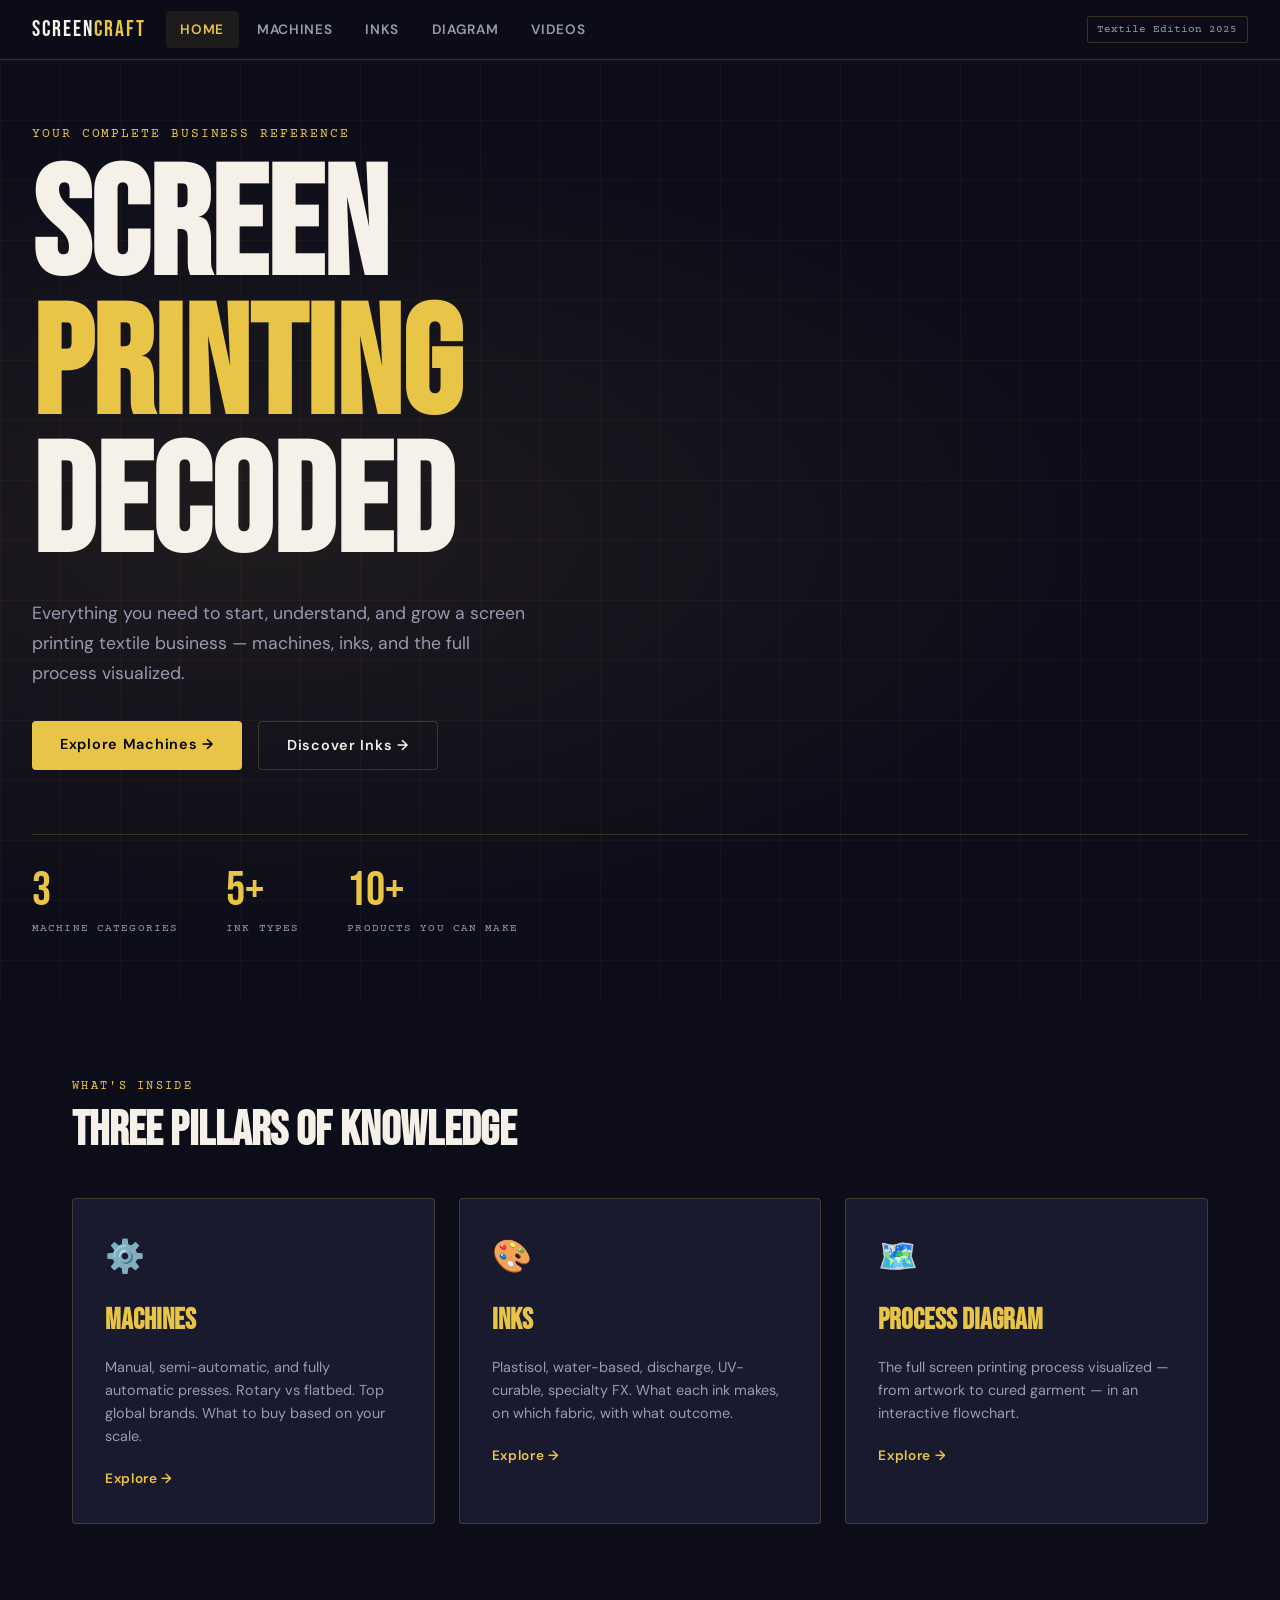
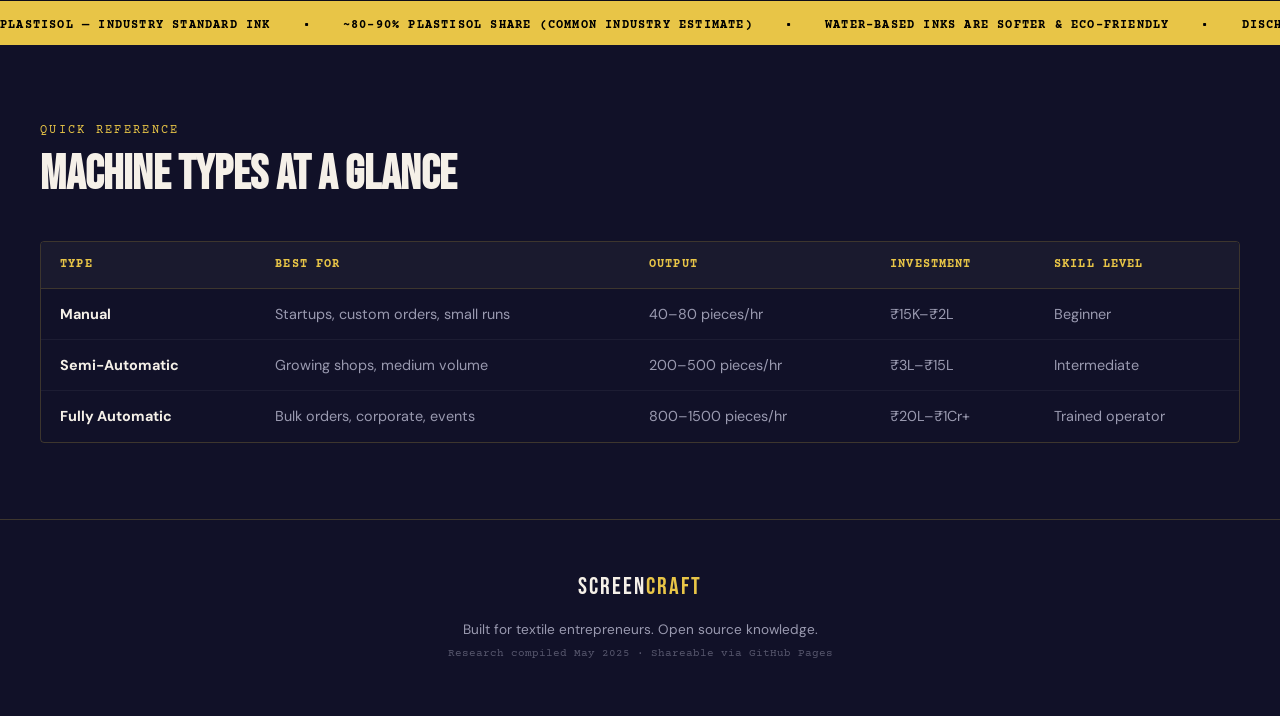
<file: index.html>
<!DOCTYPE html>
<html lang="en">
<head>
  <meta charset="UTF-8" />
  <meta name="viewport" content="width=device-width, initial-scale=1.0"/>
  <title>ScreenCraft — The Screen Printing Knowledge Hub</title>
  <link rel="preconnect" href="https://fonts.googleapis.com">
  <link href="https://fonts.googleapis.com/css2?family=Bebas+Neue&family=DM+Sans:ital,wght@0,300;0,400;0,600;1,300&family=Courier+Prime:wght@400;700&display=swap" rel="stylesheet">
  <link rel="stylesheet" href="style.css">
</head>
<body>

  <!-- NAV -->
  <nav class="nav" aria-label="Main">
    <div class="nav-logo">SCREEN<span>CRAFT</span></div>
    <button type="button" class="nav-toggle" aria-expanded="false" aria-controls="primary-nav" aria-label="Open navigation menu"><span></span></button>
    <ul class="nav-links" id="primary-nav">
      <li><a href="index.html" class="active">Home</a></li>
      <li><a href="machines.html">Machines</a></li>
      <li><a href="inks.html">Inks</a></li>
      <li><a href="diagram.html">Diagram</a></li>
      <li><a href="videos.html">Videos</a></li>
    </ul>
    <div class="nav-tag">Textile Edition 2025</div>
  </nav>

  <!-- HERO -->
  <header class="hero">
    <div class="hero-grid-lines"></div>
    <div class="hero-content">
      <div class="hero-eyebrow">Your Complete Business Reference</div>
      <h1 class="hero-title">SCREEN<br><span>PRINTING</span><br>DECODED</h1>
      <p class="hero-sub">Everything you need to start, understand, and grow a screen printing textile business — machines, inks, and the full process visualized.</p>
      <div class="hero-cta-group">
        <a href="machines.html" class="btn btn-primary">Explore Machines →</a>
        <a href="inks.html" class="btn btn-outline">Discover Inks →</a>
      </div>
    </div>
    <div class="hero-stats">
      <div class="stat">
        <span class="stat-num">3</span>
        <span class="stat-label">Machine Categories</span>
      </div>
      <div class="stat">
        <span class="stat-num">5+</span>
        <span class="stat-label">Ink Types</span>
      </div>
      <div class="stat">
        <span class="stat-num">10+</span>
        <span class="stat-label">Products You Can Make</span>
      </div>
    </div>
  </header>

  <!-- OVERVIEW CARDS -->
  <section class="section">
    <div class="section-label">What's Inside</div>
    <h2 class="section-title">Three pillars of knowledge</h2>
    <div class="card-grid">
      <a href="machines.html" class="overview-card card-machines">
        <div class="card-icon">⚙️</div>
        <h3>Machines</h3>
        <p>Manual, semi-automatic, and fully automatic presses. Rotary vs flatbed. Top global brands. What to buy based on your scale.</p>
        <span class="card-link">Explore →</span>
      </a>
      <a href="inks.html" class="overview-card card-inks">
        <div class="card-icon">🎨</div>
        <h3>Inks</h3>
        <p>Plastisol, water-based, discharge, UV-curable, specialty FX. What each ink makes, on which fabric, with what outcome.</p>
        <span class="card-link">Explore →</span>
      </a>
      <a href="diagram.html" class="overview-card card-diagram">
        <div class="card-icon">🗺️</div>
        <h3>Process Diagram</h3>
        <p>The full screen printing process visualized — from artwork to cured garment — in an interactive flowchart.</p>
        <span class="card-link">Explore →</span>
      </a>
    </div>
  </section>

  <!-- QUICK FACTS TAPE -->
  <div class="ticker-wrap">
    <div class="ticker">
      <span>PLASTISOL — INDUSTRY STANDARD INK</span>
      <span>•</span>
      <span>~80–90% PLASTISOL SHARE (COMMON INDUSTRY ESTIMATE)</span>
      <span>•</span>
      <span>WATER-BASED INKS ARE SOFTER & ECO-FRIENDLY</span>
      <span>•</span>
      <span>DISCHARGE INK = VINTAGE LOOK ON DARK GARMENTS</span>
      <span>•</span>
      <span>AUTOMATIC MACHINES: 1000+ PRINTS/HR</span>
      <span>•</span>
      <span>SCREEN PRINTING WORKS ON FABRIC, GLASS, METAL, PLASTIC</span>
      <span>•</span>
      <span>PLASTISOL — INDUSTRY STANDARD INK</span>
      <span>•</span>
      <span>~80–90% PLASTISOL SHARE (COMMON INDUSTRY ESTIMATE)</span>
      <span>•</span>
      <span>WATER-BASED INKS ARE SOFTER & ECO-FRIENDLY</span>
      <span>•</span>
      <span>DISCHARGE INK = VINTAGE LOOK ON DARK GARMENTS</span>
      <span>•</span>
      <span>AUTOMATIC MACHINES: 1000+ PRINTS/HR</span>
      <span>•</span>
      <span>SCREEN PRINTING WORKS ON FABRIC, GLASS, METAL, PLASTIC</span>
      <span>•</span>
    </div>
  </div>

  <!-- QUICK COMPARISON -->
  <section class="section alt-bg">
    <div class="section-label">Quick Reference</div>
    <h2 class="section-title">Machine Types at a Glance</h2>
    <div class="compare-table-wrap">
      <table class="compare-table">
        <thead>
          <tr>
            <th>Type</th>
            <th>Best For</th>
            <th>Output</th>
            <th>Investment</th>
            <th>Skill Level</th>
          </tr>
        </thead>
        <tbody>
          <tr>
            <td><strong>Manual</strong></td>
            <td>Startups, custom orders, small runs</td>
            <td>40–80 pieces/hr</td>
            <td>₹15K–₹2L</td>
            <td>Beginner</td>
          </tr>
          <tr>
            <td><strong>Semi-Automatic</strong></td>
            <td>Growing shops, medium volume</td>
            <td>200–500 pieces/hr</td>
            <td>₹3L–₹15L</td>
            <td>Intermediate</td>
          </tr>
          <tr>
            <td><strong>Fully Automatic</strong></td>
            <td>Bulk orders, corporate, events</td>
            <td>800–1500 pieces/hr</td>
            <td>₹20L–₹1Cr+</td>
            <td>Trained operator</td>
          </tr>
        </tbody>
      </table>
    </div>
  </section>

  <!-- FOOTER -->
  <footer class="footer">
    <div class="footer-logo">SCREEN<span>CRAFT</span></div>
    <p>Built for textile entrepreneurs. Open source knowledge.</p>
    <p class="footer-small">Research compiled May 2025 · Shareable via GitHub Pages</p>
  </footer>

  <script src="main.js"></script>
</body>
</html>
</file>
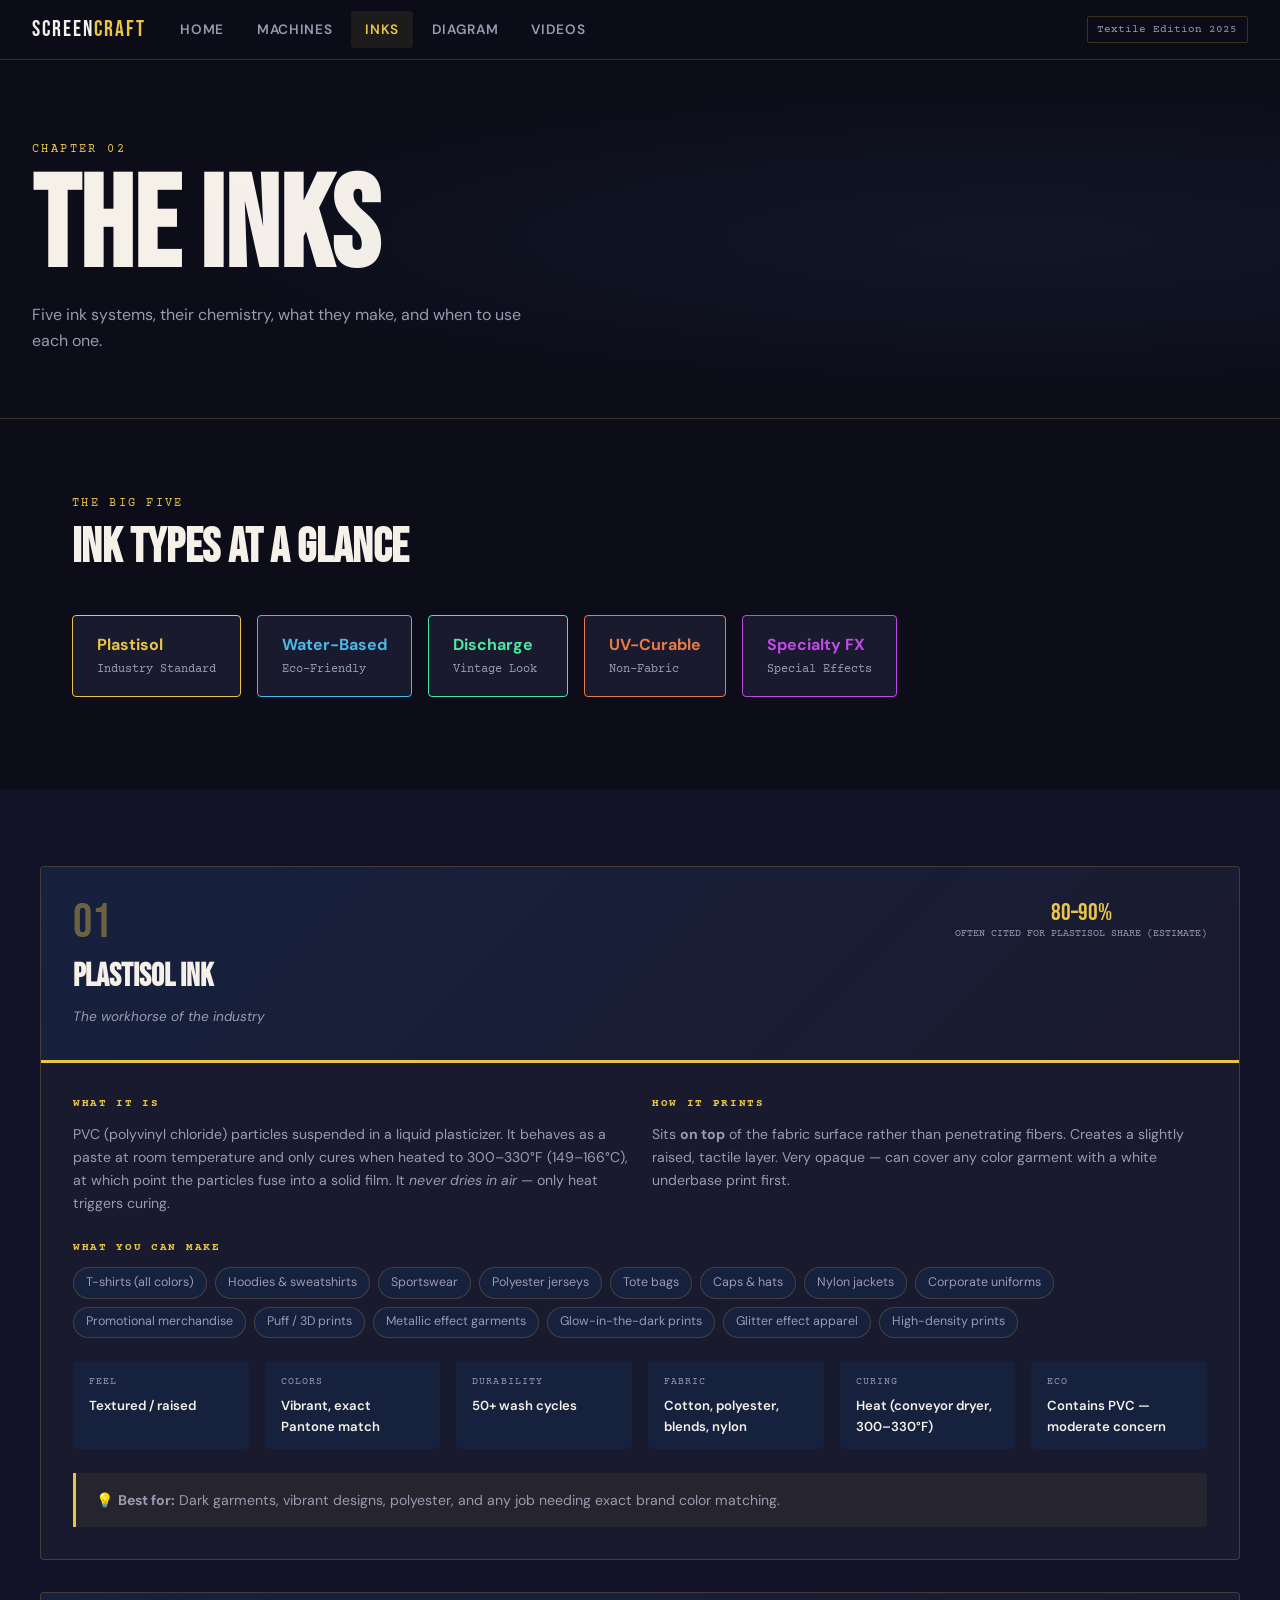
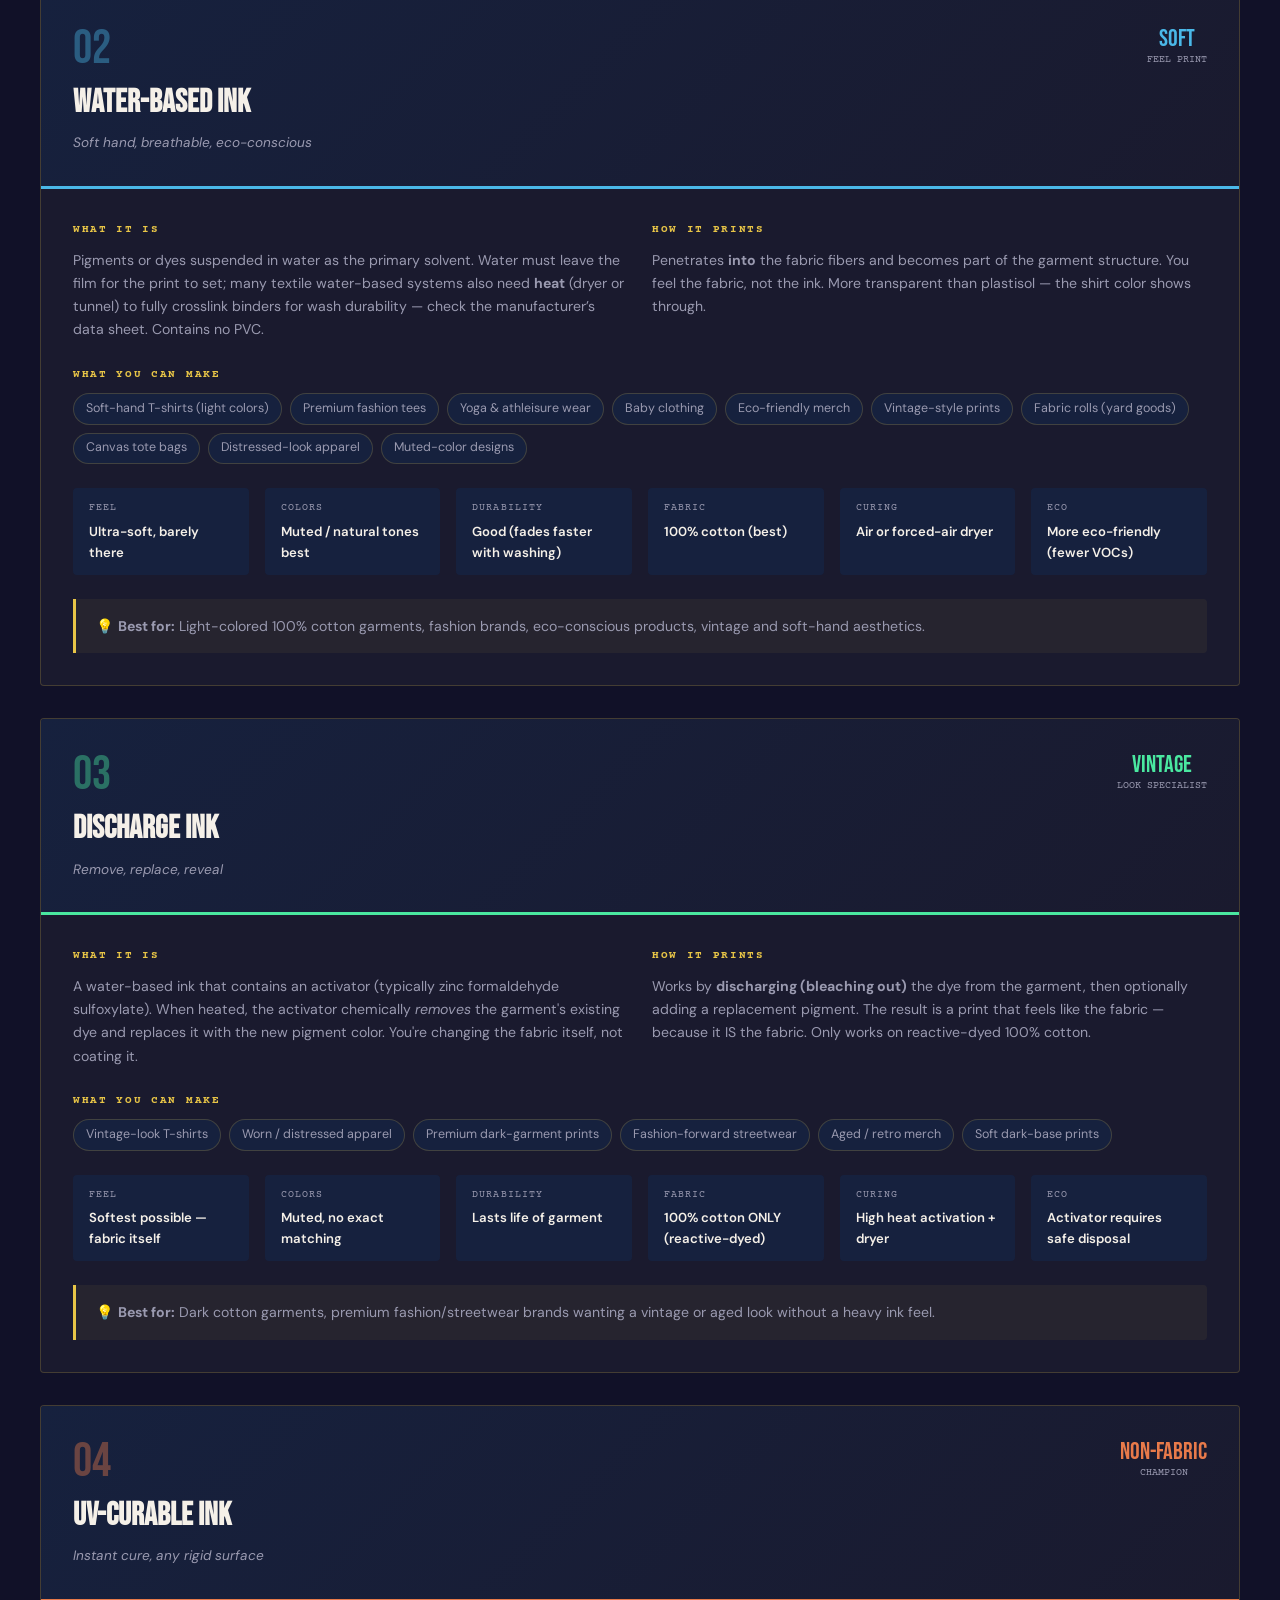
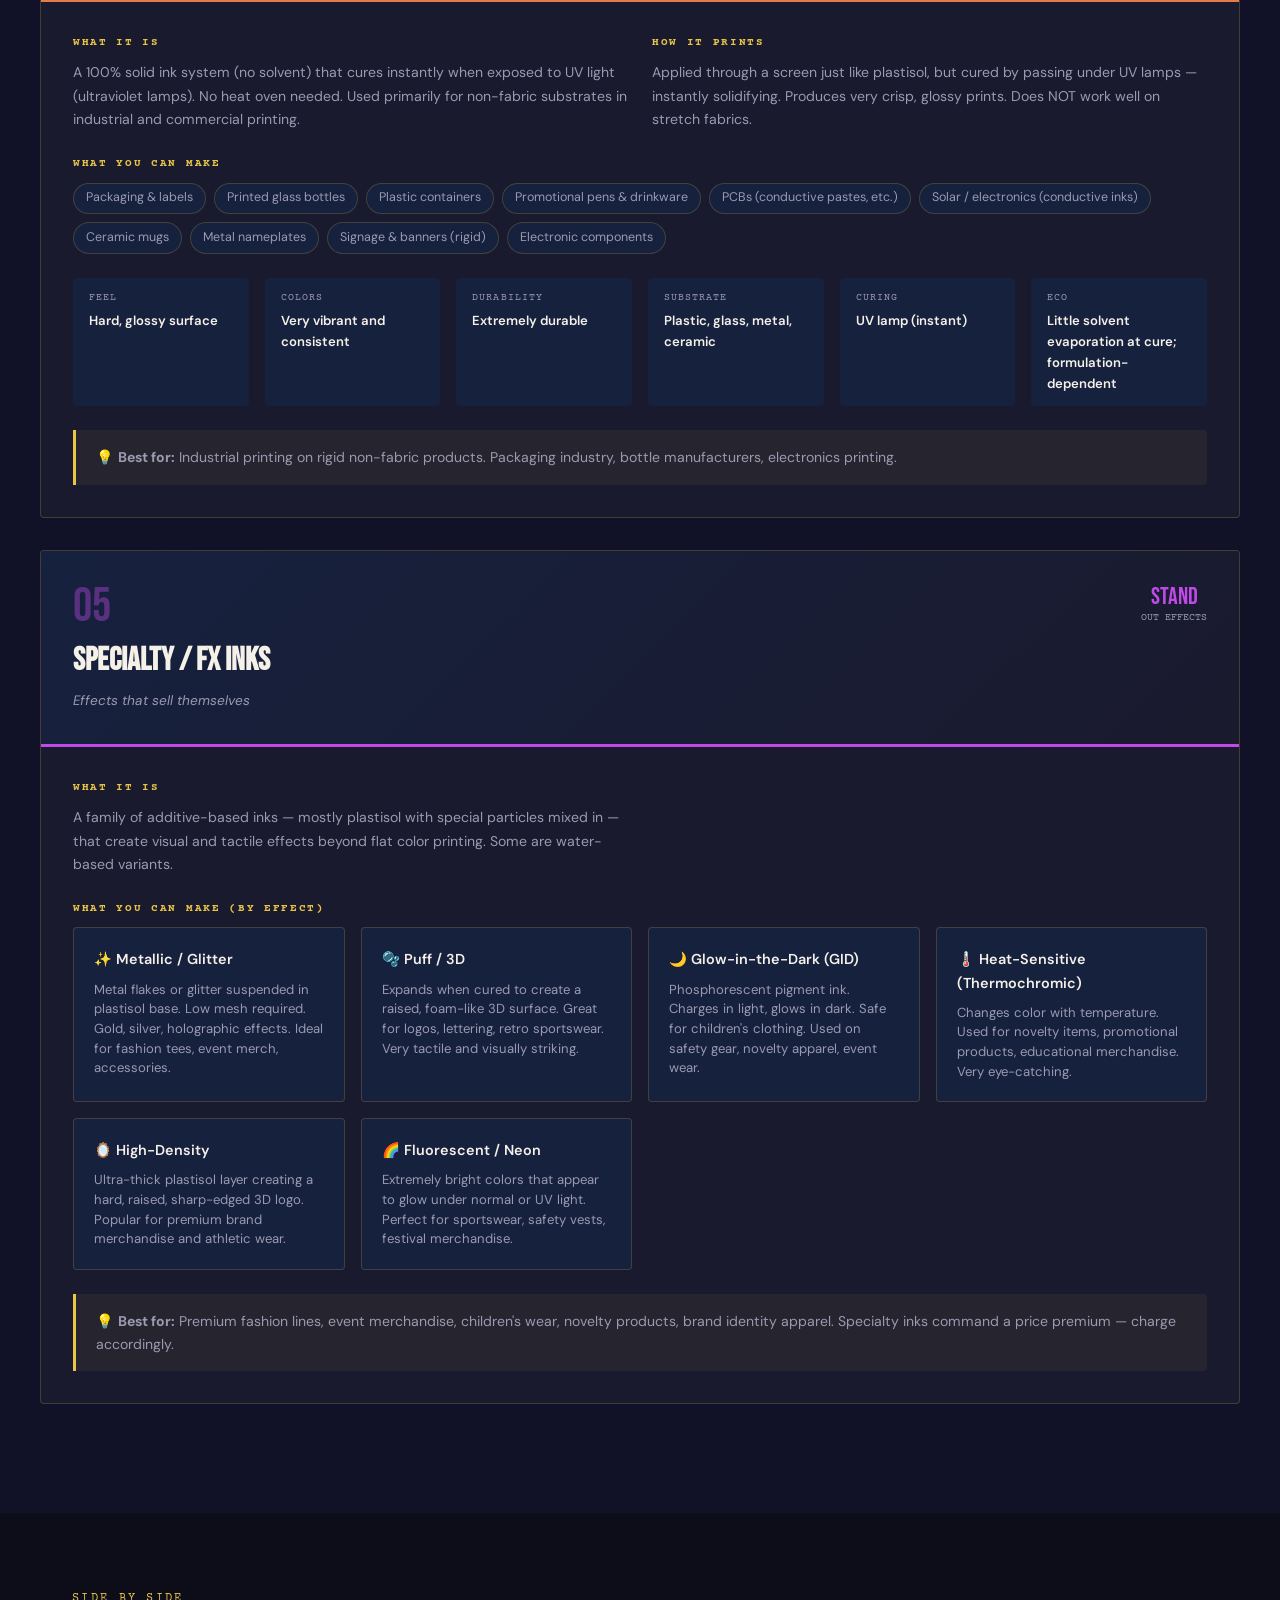
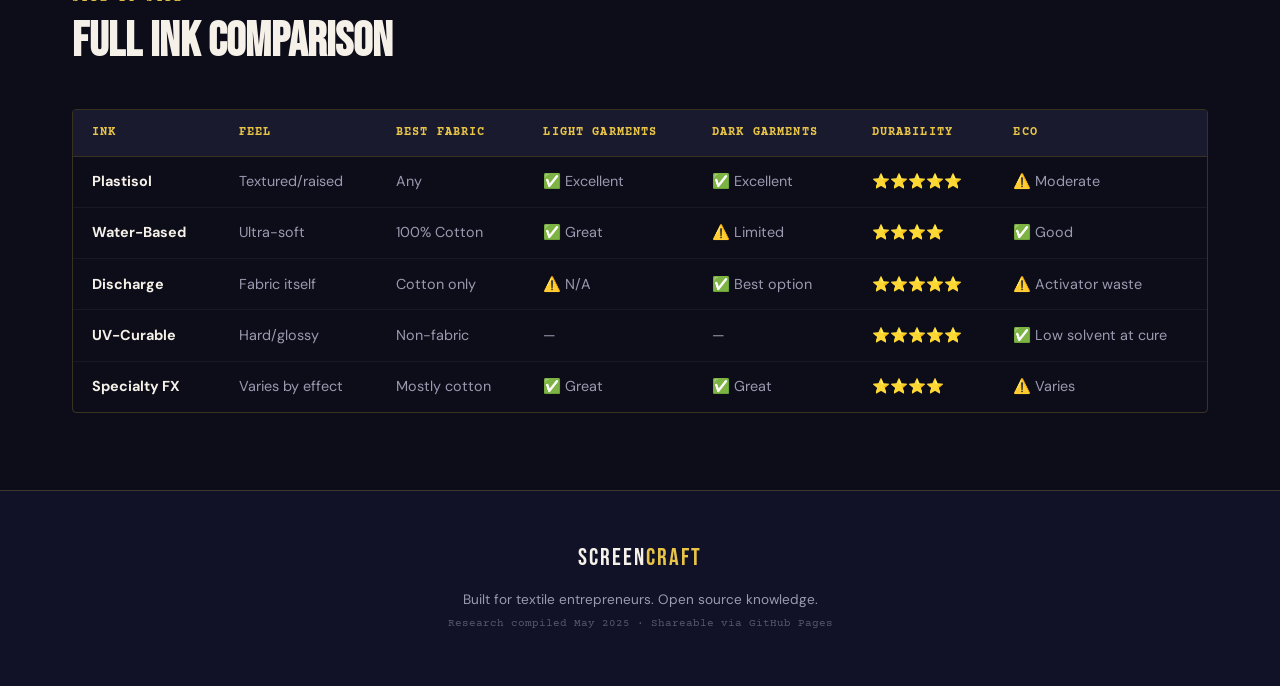
<file: inks.html>
<!DOCTYPE html>
<html lang="en">
<head>
  <meta charset="UTF-8" />
  <meta name="viewport" content="width=device-width, initial-scale=1.0"/>
  <title>Inks — ScreenCraft</title>
  <link rel="preconnect" href="https://fonts.googleapis.com">
  <link href="https://fonts.googleapis.com/css2?family=Bebas+Neue&family=DM+Sans:ital,wght@0,300;0,400;0,600;1,300&family=Courier+Prime:wght@400;700&display=swap" rel="stylesheet">
  <link rel="stylesheet" href="style.css">
</head>
<body>

  <nav class="nav" aria-label="Main">
    <div class="nav-logo">SCREEN<span>CRAFT</span></div>
    <button type="button" class="nav-toggle" aria-expanded="false" aria-controls="primary-nav" aria-label="Open navigation menu"><span></span></button>
    <ul class="nav-links" id="primary-nav">
      <li><a href="index.html">Home</a></li>
      <li><a href="machines.html">Machines</a></li>
      <li><a href="inks.html" class="active">Inks</a></li>
      <li><a href="diagram.html">Diagram</a></li>
      <li><a href="videos.html">Videos</a></li>
    </ul>
    <div class="nav-tag">Textile Edition 2025</div>
  </nav>

  <header class="page-hero page-hero--inks">
    <div class="page-hero-label">Chapter 02</div>
    <h1 class="page-hero-title">THE INKS</h1>
    <p class="page-hero-sub">Five ink systems, their chemistry, what they make, and when to use each one.</p>
  </header>

  <!-- INK OVERVIEW -->
  <section class="section">
    <div class="section-label">The Big Five</div>
    <h2 class="section-title">Ink Types at a Glance</h2>
    <div class="ink-overview-grid">
      <div class="ink-pill" style="--c:#e8c547"><strong>Plastisol</strong><span>Industry Standard</span></div>
      <div class="ink-pill" style="--c:#4ab8e8"><strong>Water-Based</strong><span>Eco-Friendly</span></div>
      <div class="ink-pill" style="--c:#4ae8a0"><strong>Discharge</strong><span>Vintage Look</span></div>
      <div class="ink-pill" style="--c:#e87a4a"><strong>UV-Curable</strong><span>Non-Fabric</span></div>
      <div class="ink-pill" style="--c:#c04ae8"><strong>Specialty FX</strong><span>Special Effects</span></div>
    </div>
  </section>

  <!-- DETAILED INK CARDS -->
  <section class="section alt-bg">

    <!-- PLASTISOL -->
    <div class="ink-detail-card" id="plastisol">
      <div class="ink-header" style="--ink-color:#e8c547">
        <div>
          <div class="ink-number">01</div>
          <h3>Plastisol Ink</h3>
          <p class="ink-tagline">The workhorse of the industry</p>
        </div>
        <div class="ink-share-badge">80–90%<br><small>often cited for plastisol share (estimate)</small></div>
      </div>
      <div class="ink-body">
        <div class="ink-what">
          <h4>What it is</h4>
          <p>PVC (polyvinyl chloride) particles suspended in a liquid plasticizer. It behaves as a paste at room temperature and only cures when heated to 300–330°F (149–166°C), at which point the particles fuse into a solid film. It <em>never dries in air</em> — only heat triggers curing.</p>
        </div>
        <div class="ink-how">
          <h4>How it prints</h4>
          <p>Sits <strong>on top</strong> of the fabric surface rather than penetrating fibers. Creates a slightly raised, tactile layer. Very opaque — can cover any color garment with a white underbase print first.</p>
        </div>
        <div class="ink-products">
          <h4>What you can make</h4>
          <div class="product-tags">
            <span>T-shirts (all colors)</span>
            <span>Hoodies &amp; sweatshirts</span>
            <span>Sportswear</span>
            <span>Polyester jerseys</span>
            <span>Tote bags</span>
            <span>Caps &amp; hats</span>
            <span>Nylon jackets</span>
            <span>Corporate uniforms</span>
            <span>Promotional merchandise</span>
            <span>Puff / 3D prints</span>
            <span>Metallic effect garments</span>
            <span>Glow-in-the-dark prints</span>
            <span>Glitter effect apparel</span>
            <span>High-density prints</span>
          </div>
        </div>
        <div class="ink-props">
          <div class="prop"><span class="prop-label">Feel</span><span class="prop-val">Textured / raised</span></div>
          <div class="prop"><span class="prop-label">Colors</span><span class="prop-val">Vibrant, exact Pantone match</span></div>
          <div class="prop"><span class="prop-label">Durability</span><span class="prop-val">50+ wash cycles</span></div>
          <div class="prop"><span class="prop-label">Fabric</span><span class="prop-val">Cotton, polyester, blends, nylon</span></div>
          <div class="prop"><span class="prop-label">Curing</span><span class="prop-val">Heat (conveyor dryer, 300–330°F)</span></div>
          <div class="prop"><span class="prop-label">Eco</span><span class="prop-val">Contains PVC — moderate concern</span></div>
        </div>
        <div class="ink-tip">💡 <strong>Best for:</strong> Dark garments, vibrant designs, polyester, and any job needing exact brand color matching.</div>
      </div>
    </div>

    <!-- WATER-BASED -->
    <div class="ink-detail-card" id="waterbased">
      <div class="ink-header" style="--ink-color:#4ab8e8">
        <div>
          <div class="ink-number">02</div>
          <h3>Water-Based Ink</h3>
          <p class="ink-tagline">Soft hand, breathable, eco-conscious</p>
        </div>
        <div class="ink-share-badge">Soft<br><small>feel print</small></div>
      </div>
      <div class="ink-body">
        <div class="ink-what">
          <h4>What it is</h4>
          <p>Pigments or dyes suspended in water as the primary solvent. Water must leave the film for the print to set; many textile water-based systems also need <strong>heat</strong> (dryer or tunnel) to fully crosslink binders for wash durability — check the manufacturer’s data sheet. Contains no PVC.</p>
        </div>
        <div class="ink-how">
          <h4>How it prints</h4>
          <p>Penetrates <strong>into</strong> the fabric fibers and becomes part of the garment structure. You feel the fabric, not the ink. More transparent than plastisol — the shirt color shows through.</p>
        </div>
        <div class="ink-products">
          <h4>What you can make</h4>
          <div class="product-tags">
            <span>Soft-hand T-shirts (light colors)</span>
            <span>Premium fashion tees</span>
            <span>Yoga &amp; athleisure wear</span>
            <span>Baby clothing</span>
            <span>Eco-friendly merch</span>
            <span>Vintage-style prints</span>
            <span>Fabric rolls (yard goods)</span>
            <span>Canvas tote bags</span>
            <span>Distressed-look apparel</span>
            <span>Muted-color designs</span>
          </div>
        </div>
        <div class="ink-props">
          <div class="prop"><span class="prop-label">Feel</span><span class="prop-val">Ultra-soft, barely there</span></div>
          <div class="prop"><span class="prop-label">Colors</span><span class="prop-val">Muted / natural tones best</span></div>
          <div class="prop"><span class="prop-label">Durability</span><span class="prop-val">Good (fades faster with washing)</span></div>
          <div class="prop"><span class="prop-label">Fabric</span><span class="prop-val">100% cotton (best)</span></div>
          <div class="prop"><span class="prop-label">Curing</span><span class="prop-val">Air or forced-air dryer</span></div>
          <div class="prop"><span class="prop-label">Eco</span><span class="prop-val">More eco-friendly (fewer VOCs)</span></div>
        </div>
        <div class="ink-tip">💡 <strong>Best for:</strong> Light-colored 100% cotton garments, fashion brands, eco-conscious products, vintage and soft-hand aesthetics.</div>
      </div>
    </div>

    <!-- DISCHARGE -->
    <div class="ink-detail-card" id="discharge">
      <div class="ink-header" style="--ink-color:#4ae8a0">
        <div>
          <div class="ink-number">03</div>
          <h3>Discharge Ink</h3>
          <p class="ink-tagline">Remove, replace, reveal</p>
        </div>
        <div class="ink-share-badge">Vintage<br><small>look specialist</small></div>
      </div>
      <div class="ink-body">
        <div class="ink-what">
          <h4>What it is</h4>
          <p>A water-based ink that contains an activator (typically zinc formaldehyde sulfoxylate). When heated, the activator chemically <em>removes</em> the garment's existing dye and replaces it with the new pigment color. You're changing the fabric itself, not coating it.</p>
        </div>
        <div class="ink-how">
          <h4>How it prints</h4>
          <p>Works by <strong>discharging (bleaching out)</strong> the dye from the garment, then optionally adding a replacement pigment. The result is a print that feels like the fabric — because it IS the fabric. Only works on reactive-dyed 100% cotton.</p>
        </div>
        <div class="ink-products">
          <h4>What you can make</h4>
          <div class="product-tags">
            <span>Vintage-look T-shirts</span>
            <span>Worn / distressed apparel</span>
            <span>Premium dark-garment prints</span>
            <span>Fashion-forward streetwear</span>
            <span>Aged / retro merch</span>
            <span>Soft dark-base prints</span>
          </div>
        </div>
        <div class="ink-props">
          <div class="prop"><span class="prop-label">Feel</span><span class="prop-val">Softest possible — fabric itself</span></div>
          <div class="prop"><span class="prop-label">Colors</span><span class="prop-val">Muted, no exact matching</span></div>
          <div class="prop"><span class="prop-label">Durability</span><span class="prop-val">Lasts life of garment</span></div>
          <div class="prop"><span class="prop-label">Fabric</span><span class="prop-val">100% cotton ONLY (reactive-dyed)</span></div>
          <div class="prop"><span class="prop-label">Curing</span><span class="prop-val">High heat activation + dryer</span></div>
          <div class="prop"><span class="prop-label">Eco</span><span class="prop-val">Activator requires safe disposal</span></div>
        </div>
        <div class="ink-tip">💡 <strong>Best for:</strong> Dark cotton garments, premium fashion/streetwear brands wanting a vintage or aged look without a heavy ink feel.</div>
      </div>
    </div>

    <!-- UV -->
    <div class="ink-detail-card" id="uv">
      <div class="ink-header" style="--ink-color:#e87a4a">
        <div>
          <div class="ink-number">04</div>
          <h3>UV-Curable Ink</h3>
          <p class="ink-tagline">Instant cure, any rigid surface</p>
        </div>
        <div class="ink-share-badge">Non-fabric<br><small>champion</small></div>
      </div>
      <div class="ink-body">
        <div class="ink-what">
          <h4>What it is</h4>
          <p>A 100% solid ink system (no solvent) that cures instantly when exposed to UV light (ultraviolet lamps). No heat oven needed. Used primarily for non-fabric substrates in industrial and commercial printing.</p>
        </div>
        <div class="ink-how">
          <h4>How it prints</h4>
          <p>Applied through a screen just like plastisol, but cured by passing under UV lamps — instantly solidifying. Produces very crisp, glossy prints. Does NOT work well on stretch fabrics.</p>
        </div>
        <div class="ink-products">
          <h4>What you can make</h4>
          <div class="product-tags">
            <span>Packaging &amp; labels</span>
            <span>Printed glass bottles</span>
            <span>Plastic containers</span>
            <span>Promotional pens &amp; drinkware</span>
            <span>PCBs (conductive pastes, etc.)</span>
            <span>Solar / electronics (conductive inks)</span>
            <span>Ceramic mugs</span>
            <span>Metal nameplates</span>
            <span>Signage &amp; banners (rigid)</span>
            <span>Electronic components</span>
          </div>
        </div>
        <div class="ink-props">
          <div class="prop"><span class="prop-label">Feel</span><span class="prop-val">Hard, glossy surface</span></div>
          <div class="prop"><span class="prop-label">Colors</span><span class="prop-val">Very vibrant and consistent</span></div>
          <div class="prop"><span class="prop-label">Durability</span><span class="prop-val">Extremely durable</span></div>
          <div class="prop"><span class="prop-label">Substrate</span><span class="prop-val">Plastic, glass, metal, ceramic</span></div>
          <div class="prop"><span class="prop-label">Curing</span><span class="prop-val">UV lamp (instant)</span></div>
          <div class="prop"><span class="prop-label">Eco</span><span class="prop-val">Little solvent evaporation at cure; formulation-dependent</span></div>
        </div>
        <div class="ink-tip">💡 <strong>Best for:</strong> Industrial printing on rigid non-fabric products. Packaging industry, bottle manufacturers, electronics printing.</div>
      </div>
    </div>

    <!-- SPECIALTY FX -->
    <div class="ink-detail-card" id="specialty">
      <div class="ink-header" style="--ink-color:#c04ae8">
        <div>
          <div class="ink-number">05</div>
          <h3>Specialty / FX Inks</h3>
          <p class="ink-tagline">Effects that sell themselves</p>
        </div>
        <div class="ink-share-badge">Stand<br><small>out effects</small></div>
      </div>
      <div class="ink-body">
        <div class="ink-what">
          <h4>What it is</h4>
          <p>A family of additive-based inks — mostly plastisol with special particles mixed in — that create visual and tactile effects beyond flat color printing. Some are water-based variants.</p>
        </div>
        <div class="ink-products">
          <h4>What you can make (by effect)</h4>
          <div class="fx-grid">
            <div class="fx-item">
              <div class="fx-name">✨ Metallic / Glitter</div>
              <p>Metal flakes or glitter suspended in plastisol base. Low mesh required. Gold, silver, holographic effects. Ideal for fashion tees, event merch, accessories.</p>
            </div>
            <div class="fx-item">
              <div class="fx-name">🫧 Puff / 3D</div>
              <p>Expands when cured to create a raised, foam-like 3D surface. Great for logos, lettering, retro sportswear. Very tactile and visually striking.</p>
            </div>
            <div class="fx-item">
              <div class="fx-name">🌙 Glow-in-the-Dark (GID)</div>
              <p>Phosphorescent pigment ink. Charges in light, glows in dark. Safe for children's clothing. Used on safety gear, novelty apparel, event wear.</p>
            </div>
            <div class="fx-item">
              <div class="fx-name">🌡️ Heat-Sensitive (Thermochromic)</div>
              <p>Changes color with temperature. Used for novelty items, promotional products, educational merchandise. Very eye-catching.</p>
            </div>
            <div class="fx-item">
              <div class="fx-name">🪞 High-Density</div>
              <p>Ultra-thick plastisol layer creating a hard, raised, sharp-edged 3D logo. Popular for premium brand merchandise and athletic wear.</p>
            </div>
            <div class="fx-item">
              <div class="fx-name">🌈 Fluorescent / Neon</div>
              <p>Extremely bright colors that appear to glow under normal or UV light. Perfect for sportswear, safety vests, festival merchandise.</p>
            </div>
          </div>
        </div>
        <div class="ink-tip">💡 <strong>Best for:</strong> Premium fashion lines, event merchandise, children's wear, novelty products, brand identity apparel. Specialty inks command a price premium — charge accordingly.</div>
      </div>
    </div>

  </section>

  <!-- COMPARISON TABLE -->
  <section class="section">
    <div class="section-label">Side by Side</div>
    <h2 class="section-title">Full Ink Comparison</h2>
    <div class="compare-table-wrap">
      <table class="compare-table ink-table">
        <thead>
          <tr>
            <th>Ink</th>
            <th>Feel</th>
            <th>Best Fabric</th>
            <th>Light Garments</th>
            <th>Dark Garments</th>
            <th>Durability</th>
            <th>Eco</th>
          </tr>
        </thead>
        <tbody>
          <tr>
            <td><strong>Plastisol</strong></td>
            <td>Textured/raised</td>
            <td>Any</td>
            <td>✅ Excellent</td>
            <td>✅ Excellent</td>
            <td>⭐⭐⭐⭐⭐</td>
            <td>⚠️ Moderate</td>
          </tr>
          <tr>
            <td><strong>Water-Based</strong></td>
            <td>Ultra-soft</td>
            <td>100% Cotton</td>
            <td>✅ Great</td>
            <td>⚠️ Limited</td>
            <td>⭐⭐⭐⭐</td>
            <td>✅ Good</td>
          </tr>
          <tr>
            <td><strong>Discharge</strong></td>
            <td>Fabric itself</td>
            <td>Cotton only</td>
            <td>⚠️ N/A</td>
            <td>✅ Best option</td>
            <td>⭐⭐⭐⭐⭐</td>
            <td>⚠️ Activator waste</td>
          </tr>
          <tr>
            <td><strong>UV-Curable</strong></td>
            <td>Hard/glossy</td>
            <td>Non-fabric</td>
            <td>—</td>
            <td>—</td>
            <td>⭐⭐⭐⭐⭐</td>
            <td>✅ Low solvent at cure</td>
          </tr>
          <tr>
            <td><strong>Specialty FX</strong></td>
            <td>Varies by effect</td>
            <td>Mostly cotton</td>
            <td>✅ Great</td>
            <td>✅ Great</td>
            <td>⭐⭐⭐⭐</td>
            <td>⚠️ Varies</td>
          </tr>
        </tbody>
      </table>
    </div>
  </section>

  <footer class="footer">
    <div class="footer-logo">SCREEN<span>CRAFT</span></div>
    <p>Built for textile entrepreneurs. Open source knowledge.</p>
    <p class="footer-small">Research compiled May 2025 · Shareable via GitHub Pages</p>
  </footer>

  <script src="main.js"></script>
</body>
</html>
</file>
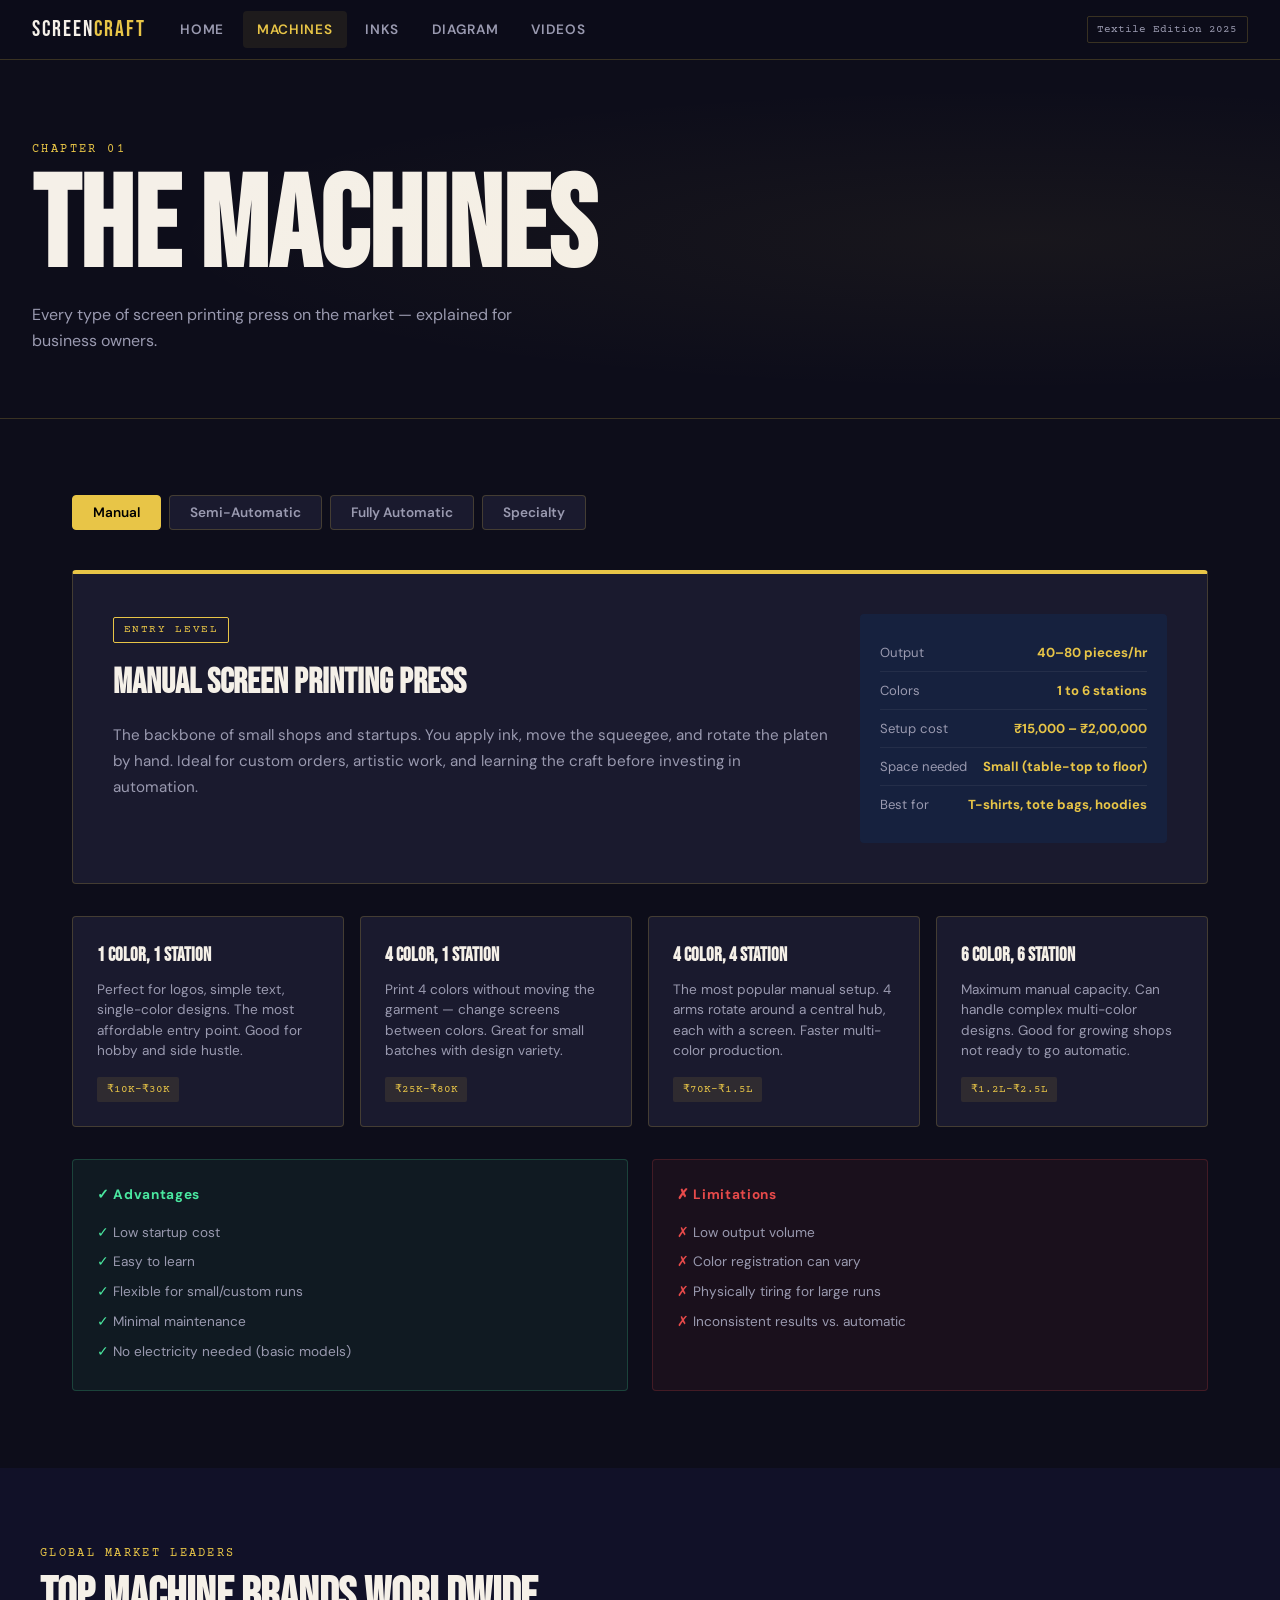
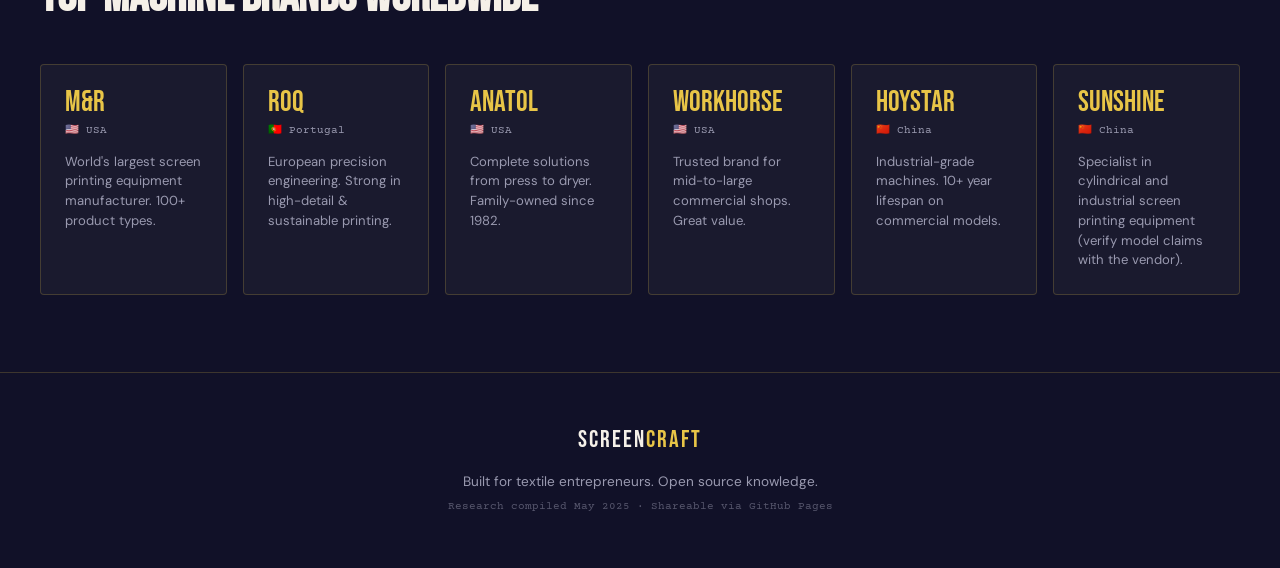
<file: machines.html>
<!DOCTYPE html>
<html lang="en">
<head>
  <meta charset="UTF-8" />
  <meta name="viewport" content="width=device-width, initial-scale=1.0"/>
  <title>Machines — ScreenCraft</title>
  <link rel="preconnect" href="https://fonts.googleapis.com">
  <link href="https://fonts.googleapis.com/css2?family=Bebas+Neue&family=DM+Sans:ital,wght@0,300;0,400;0,600;1,300&family=Courier+Prime:wght@400;700&display=swap" rel="stylesheet">
  <link rel="stylesheet" href="style.css">
</head>
<body>

  <nav class="nav" aria-label="Main">
    <div class="nav-logo">SCREEN<span>CRAFT</span></div>
    <button type="button" class="nav-toggle" aria-expanded="false" aria-controls="primary-nav" aria-label="Open navigation menu"><span></span></button>
    <ul class="nav-links" id="primary-nav">
      <li><a href="index.html">Home</a></li>
      <li><a href="machines.html" class="active">Machines</a></li>
      <li><a href="inks.html">Inks</a></li>
      <li><a href="diagram.html">Diagram</a></li>
      <li><a href="videos.html">Videos</a></li>
    </ul>
    <div class="nav-tag">Textile Edition 2025</div>
  </nav>

  <header class="page-hero">
    <div class="page-hero-label">Chapter 01</div>
    <h1 class="page-hero-title">THE MACHINES</h1>
    <p class="page-hero-sub">Every type of screen printing press on the market — explained for business owners.</p>
  </header>

  <!-- MACHINE TYPE TABS -->
  <section class="section">
    <div class="tab-nav">
      <button class="tab-btn active" data-tab="manual">Manual</button>
      <button class="tab-btn" data-tab="semiauto">Semi-Automatic</button>
      <button class="tab-btn" data-tab="fullauto">Fully Automatic</button>
      <button class="tab-btn" data-tab="specialty">Specialty</button>
    </div>

    <!-- MANUAL -->
    <div class="tab-content active" id="tab-manual">
      <div class="machine-hero-block" style="--accent:#e8c547">
        <div class="machine-meta">
          <span class="machine-badge">Entry Level</span>
          <h2>Manual Screen Printing Press</h2>
          <p class="machine-desc">The backbone of small shops and startups. You apply ink, move the squeegee, and rotate the platen by hand. Ideal for custom orders, artistic work, and learning the craft before investing in automation.</p>
        </div>
        <div class="machine-specs">
          <div class="spec-row"><span>Output</span><strong>40–80 pieces/hr</strong></div>
          <div class="spec-row"><span>Colors</span><strong>1 to 6 stations</strong></div>
          <div class="spec-row"><span>Setup cost</span><strong>₹15,000 – ₹2,00,000</strong></div>
          <div class="spec-row"><span>Space needed</span><strong>Small (table-top to floor)</strong></div>
          <div class="spec-row"><span>Best for</span><strong>T-shirts, tote bags, hoodies</strong></div>
        </div>
      </div>

      <div class="machine-cards-grid">
        <div class="machine-card">
          <h4>1 Color, 1 Station</h4>
          <p>Perfect for logos, simple text, single-color designs. The most affordable entry point. Good for hobby and side hustle.</p>
          <div class="tag">₹10K–₹30K</div>
        </div>
        <div class="machine-card">
          <h4>4 Color, 1 Station</h4>
          <p>Print 4 colors without moving the garment — change screens between colors. Great for small batches with design variety.</p>
          <div class="tag">₹25K–₹80K</div>
        </div>
        <div class="machine-card">
          <h4>4 Color, 4 Station</h4>
          <p>The most popular manual setup. 4 arms rotate around a central hub, each with a screen. Faster multi-color production.</p>
          <div class="tag">₹70K–₹1.5L</div>
        </div>
        <div class="machine-card">
          <h4>6 Color, 6 Station</h4>
          <p>Maximum manual capacity. Can handle complex multi-color designs. Good for growing shops not ready to go automatic.</p>
          <div class="tag">₹1.2L–₹2.5L</div>
        </div>
      </div>

      <div class="pro-con">
        <div class="pros">
          <h5>✓ Advantages</h5>
          <ul>
            <li>Low startup cost</li>
            <li>Easy to learn</li>
            <li>Flexible for small/custom runs</li>
            <li>Minimal maintenance</li>
            <li>No electricity needed (basic models)</li>
          </ul>
        </div>
        <div class="cons">
          <h5>✗ Limitations</h5>
          <ul>
            <li>Low output volume</li>
            <li>Color registration can vary</li>
            <li>Physically tiring for large runs</li>
            <li>Inconsistent results vs. automatic</li>
          </ul>
        </div>
      </div>
    </div>

    <!-- SEMI-AUTO -->
    <div class="tab-content" id="tab-semiauto">
      <div class="machine-hero-block" style="--accent:#e8734a">
        <div class="machine-meta">
          <span class="machine-badge">Mid-Range</span>
          <h2>Semi-Automatic Screen Printing Press</h2>
          <p class="machine-desc">The best of both worlds. The machine handles squeegee pressure and stroke — you load and unload garments. Excellent for shops moving from manual to high-volume without full automation costs.</p>
        </div>
        <div class="machine-specs">
          <div class="spec-row"><span>Output</span><strong>200–500 pieces/hr</strong></div>
          <div class="spec-row"><span>Colors</span><strong>Up to 8 stations</strong></div>
          <div class="spec-row"><span>Setup cost</span><strong>₹3L – ₹15L</strong></div>
          <div class="spec-row"><span>Space needed</span><strong>Medium (dedicated area)</strong></div>
          <div class="spec-row"><span>Best for</span><strong>T-shirts, uniforms, sportswear</strong></div>
        </div>
      </div>

      <div class="machine-cards-grid">
        <div class="machine-card">
          <h4>Pneumatic Semi-Auto</h4>
          <p>Air-powered squeegee mechanism. Operator controls the print head via foot pedal. Very consistent ink deposit.</p>
          <div class="tag">₹3L–₹8L</div>
        </div>
        <div class="machine-card">
          <h4>Servo-Driven Semi-Auto</h4>
          <p>Electric motor drives the squeegee with programmable speed, angle, and pressure. More precise than pneumatic.</p>
          <div class="tag">₹8L–₹15L</div>
        </div>
      </div>

      <div class="pro-con">
        <div class="pros">
          <h5>✓ Advantages</h5>
          <ul>
            <li>Consistent print quality</li>
            <li>Faster than manual</li>
            <li>Less operator fatigue</li>
            <li>Good for medium-volume orders</li>
          </ul>
        </div>
        <div class="cons">
          <h5>✗ Limitations</h5>
          <ul>
            <li>Still requires operator per print</li>
            <li>Higher cost than manual</li>
            <li>Needs power supply</li>
          </ul>
        </div>
      </div>
    </div>

    <!-- FULL AUTO -->
    <div class="tab-content" id="tab-fullauto">
      <div class="machine-hero-block" style="--accent:#4ab8e8">
        <div class="machine-meta">
          <span class="machine-badge">Commercial Grade</span>
          <h2>Fully Automatic Screen Printing Press</h2>
          <p class="machine-desc">Industrial-scale production. The machine loads, prints, indexes, and ejects garments automatically. Used by large-scale manufacturers, brand fulfillment centers, and high-volume print shops. Top brands include M&R, ROQ, Anatol, and Workhorse.</p>
        </div>
        <div class="machine-specs">
          <div class="spec-row"><span>Output</span><strong>800–1,500+ pieces/hr</strong></div>
          <div class="spec-row"><span>Colors</span><strong>Up to 12+ stations</strong></div>
          <div class="spec-row"><span>Setup cost</span><strong>₹20L – ₹1Cr+</strong></div>
          <div class="spec-row"><span>Space needed</span><strong>Large factory floor</strong></div>
          <div class="spec-row"><span>Best for</span><strong>Bulk apparel, corporate, events</strong></div>
        </div>
      </div>

      <div class="machine-cards-grid">
        <div class="machine-card">
          <h4>Oval / Carousel Auto</h4>
          <p>Oval-shaped conveyor belt with platens. Most common automatic configuration. Handles 6–16 color jobs.</p>
          <div class="tag">₹30L–₹80L</div>
        </div>
        <div class="machine-card">
          <h4>M&R Challenger Series</h4>
          <p>USA-made industry benchmark. Advanced registration and automation (e.g. laser-assisted pallet alignment on newer models — varies by generation), PLC touchscreen controls.</p>
          <div class="tag">₹50L–₹1.2Cr</div>
        </div>
        <div class="machine-card">
          <h4>ROQ (Portugal)</h4>
          <p>European industrial engineering. Known for precision on fine-detail prints and sustainable operations.</p>
          <div class="tag">₹40L–₹90L</div>
        </div>
        <div class="machine-card">
          <h4>Anatol (USA)</h4>
          <p>Offers complete setups including flash cure units. Strong after-sales and parts support globally.</p>
          <div class="tag">₹35L–₹75L</div>
        </div>
      </div>

      <div class="pro-con">
        <div class="pros">
          <h5>✓ Advantages</h5>
          <ul>
            <li>Extremely high volume</li>
            <li>Perfect consistency</li>
            <li>Handles 12+ color designs</li>
            <li>Reduces labor dependency</li>
            <li>Strong automation and registration on newer models (check current specs)</li>
          </ul>
        </div>
        <div class="cons">
          <h5>✗ Limitations</h5>
          <ul>
            <li>Very high upfront cost</li>
            <li>Needs large space</li>
            <li>Requires trained technicians</li>
            <li>High maintenance cost</li>
          </ul>
        </div>
      </div>
    </div>

    <!-- SPECIALTY -->
    <div class="tab-content" id="tab-specialty">
      <div class="machine-hero-block" style="--accent:#9b59b6">
        <div class="machine-meta">
          <span class="machine-badge">Niche / Advanced</span>
          <h2>Specialty Screen Printing Machines</h2>
          <p class="machine-desc">Beyond flat garments — these machines print on curved, cylindrical, or rigid objects. Also includes digital-hybrid and CTS (Computer-to-Screen) pre-press systems.</p>
        </div>
        <div class="machine-specs">
          <div class="spec-row"><span>Applications</span><strong>Bottles, caps, mugs, electronics</strong></div>
          <div class="spec-row"><span>Key tech</span><strong>Rotary, flatbed, UV curing</strong></div>
          <div class="spec-row"><span>Setup cost</span><strong>₹5L – ₹50L+</strong></div>
        </div>
      </div>

      <div class="machine-cards-grid">
        <div class="machine-card">
          <h4>Cylindrical / Rotary Press</h4>
          <p>Prints on round objects like bottles, mugs, pens, cups. The object rotates while the screen stays fixed.</p>
          <div class="tag">Bottles, drinkware</div>
        </div>
        <div class="machine-card">
          <h4>Flatbed Press</h4>
          <p>Prints on flat rigid substrates: boards, panels, glass. Common in electronics and industrial printing.</p>
          <div class="tag">Electronics, signage</div>
        </div>
        <div class="machine-card">
          <h4>UV Screen Printer</h4>
          <p>Uses UV-curable inks cured by UV lamps inline. No heat dryer needed. Used in packaging, labels, non-fabric items.</p>
          <div class="tag">Packaging, labels</div>
        </div>
        <div class="machine-card">
          <h4>CTS (Computer to Screen)</h4>
          <p>Pre-press system. Eliminates film — images the stencil directly onto the coated screen (inkjet, DLP, or similar). Faster workflow and fine detail versus many film workflows.</p>
          <div class="tag">Pre-press essential</div>
        </div>
      </div>
    </div>
  </section>

  <!-- TOP BRANDS -->
  <section class="section alt-bg">
    <div class="section-label">Global Market Leaders</div>
    <h2 class="section-title">Top Machine Brands Worldwide</h2>
    <div class="brands-grid">
      <div class="brand-card"><div class="brand-name">M&R</div><div class="brand-origin">🇺🇸 USA</div><p>World's largest screen printing equipment manufacturer. 100+ product types.</p></div>
      <div class="brand-card"><div class="brand-name">ROQ</div><div class="brand-origin">🇵🇹 Portugal</div><p>European precision engineering. Strong in high-detail & sustainable printing.</p></div>
      <div class="brand-card"><div class="brand-name">Anatol</div><div class="brand-origin">🇺🇸 USA</div><p>Complete solutions from press to dryer. Family-owned since 1982.</p></div>
      <div class="brand-card"><div class="brand-name">Workhorse</div><div class="brand-origin">🇺🇸 USA</div><p>Trusted brand for mid-to-large commercial shops. Great value.</p></div>
      <div class="brand-card"><div class="brand-name">Hoystar</div><div class="brand-origin">🇨🇳 China</div><p>Industrial-grade machines. 10+ year lifespan on commercial models.</p></div>
      <div class="brand-card"><div class="brand-name">Sunshine</div><div class="brand-origin">🇨🇳 China</div><p>Specialist in cylindrical and industrial screen printing equipment (verify model claims with the vendor).</p></div>
    </div>
  </section>

  <footer class="footer">
    <div class="footer-logo">SCREEN<span>CRAFT</span></div>
    <p>Built for textile entrepreneurs. Open source knowledge.</p>
    <p class="footer-small">Research compiled May 2025 · Shareable via GitHub Pages</p>
  </footer>

  <script src="main.js"></script>
</body>
</html>
</file>
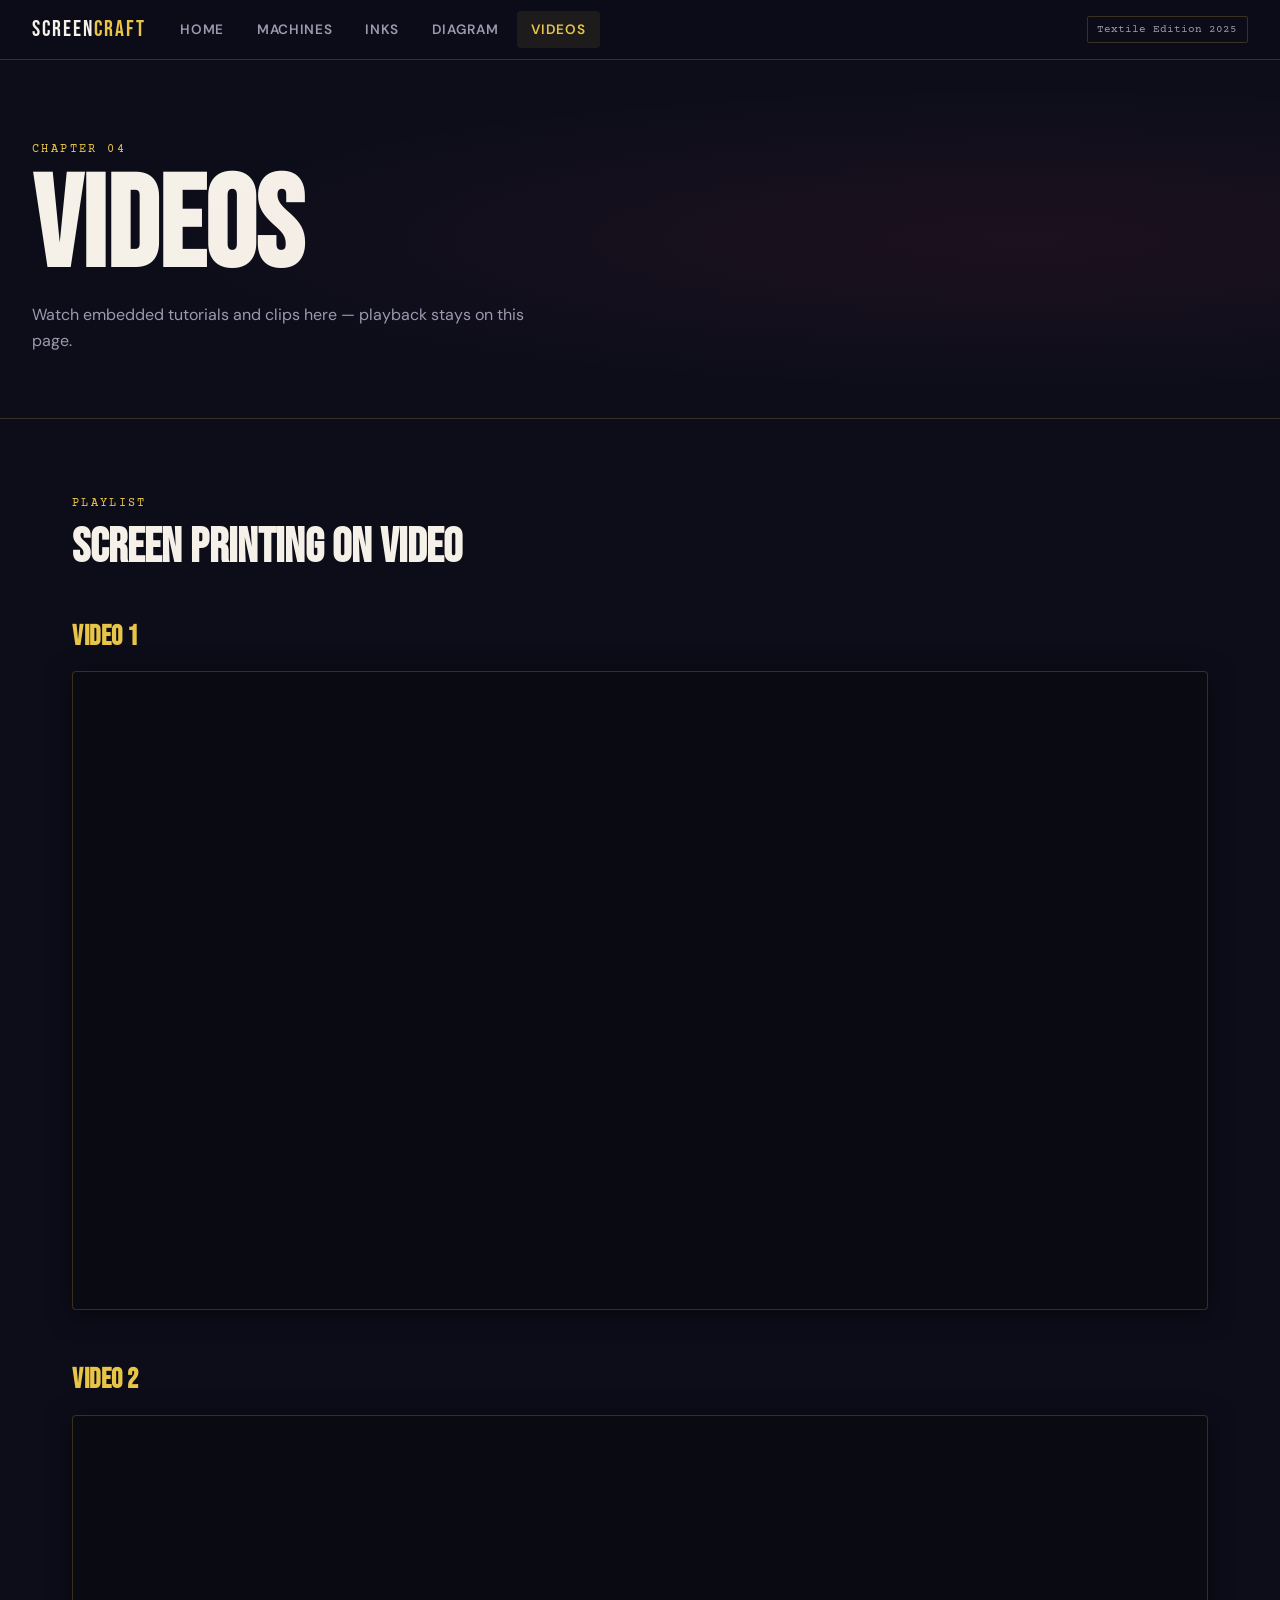
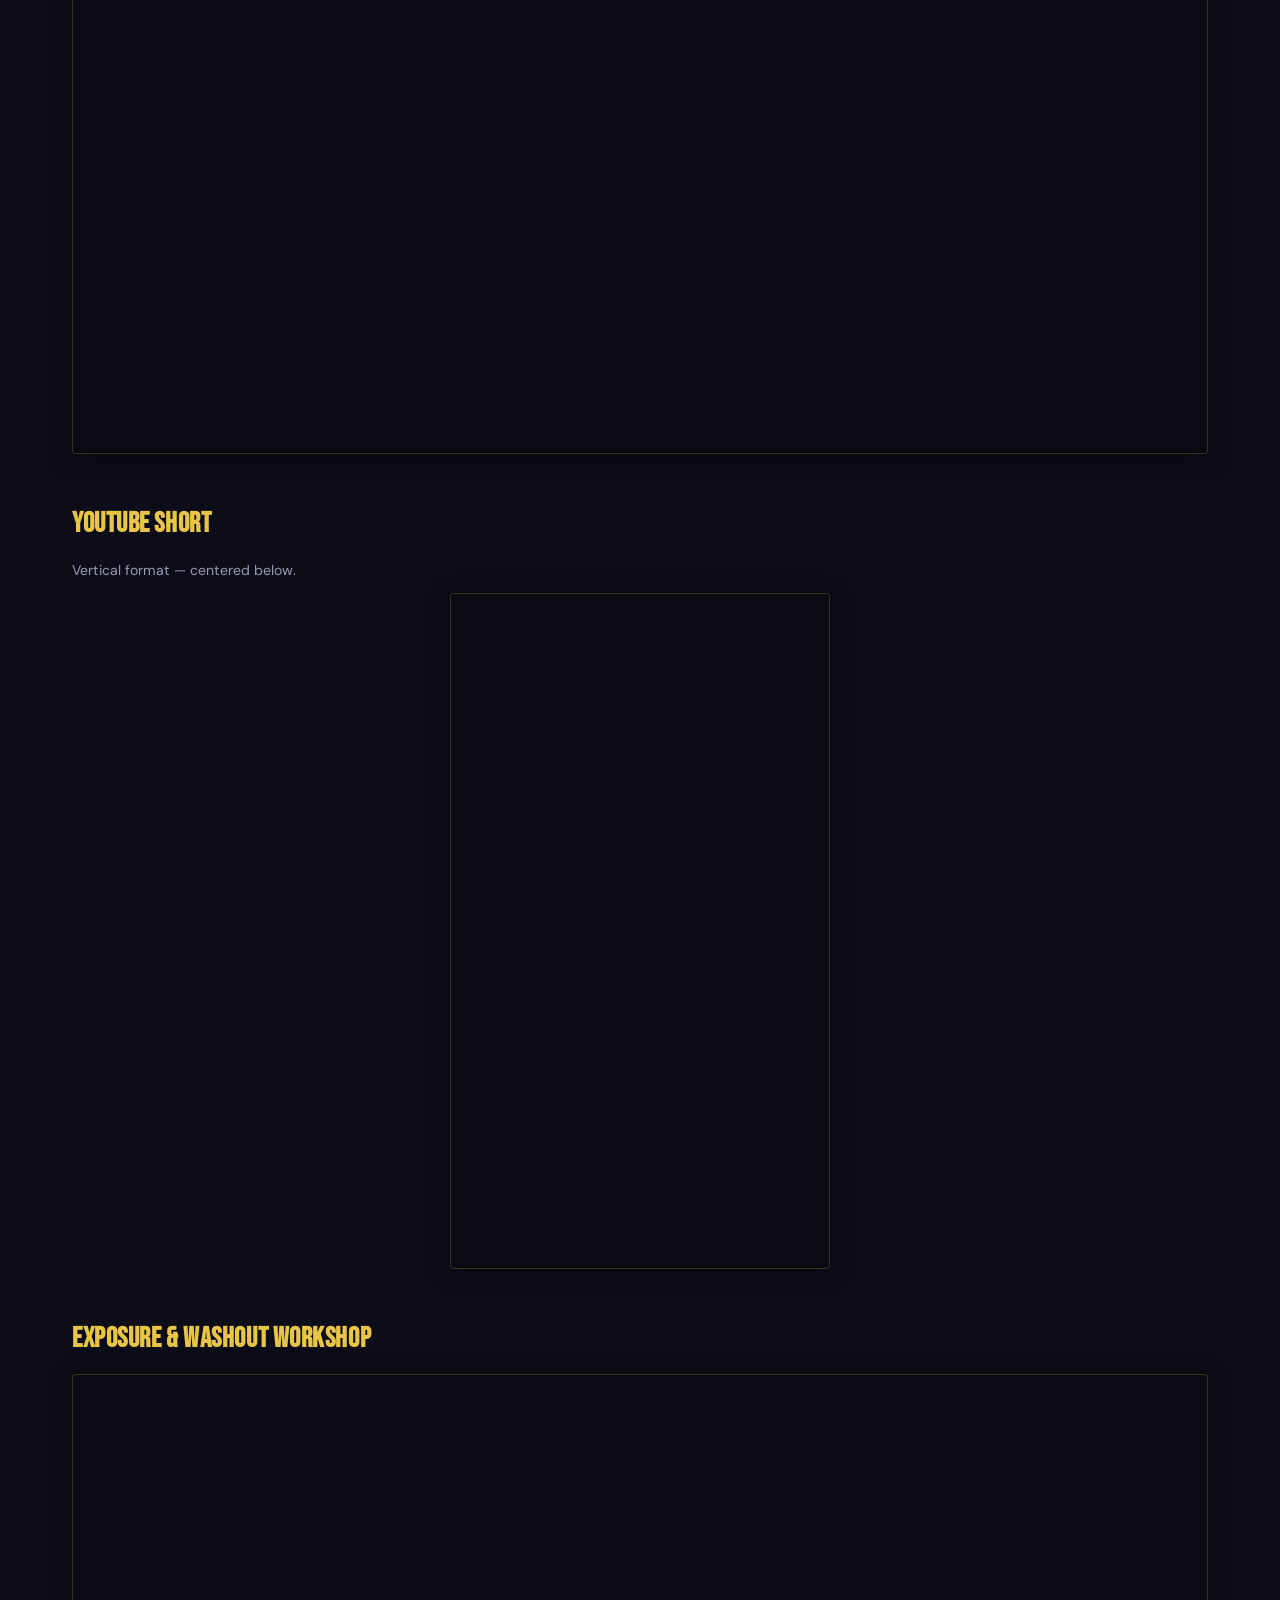
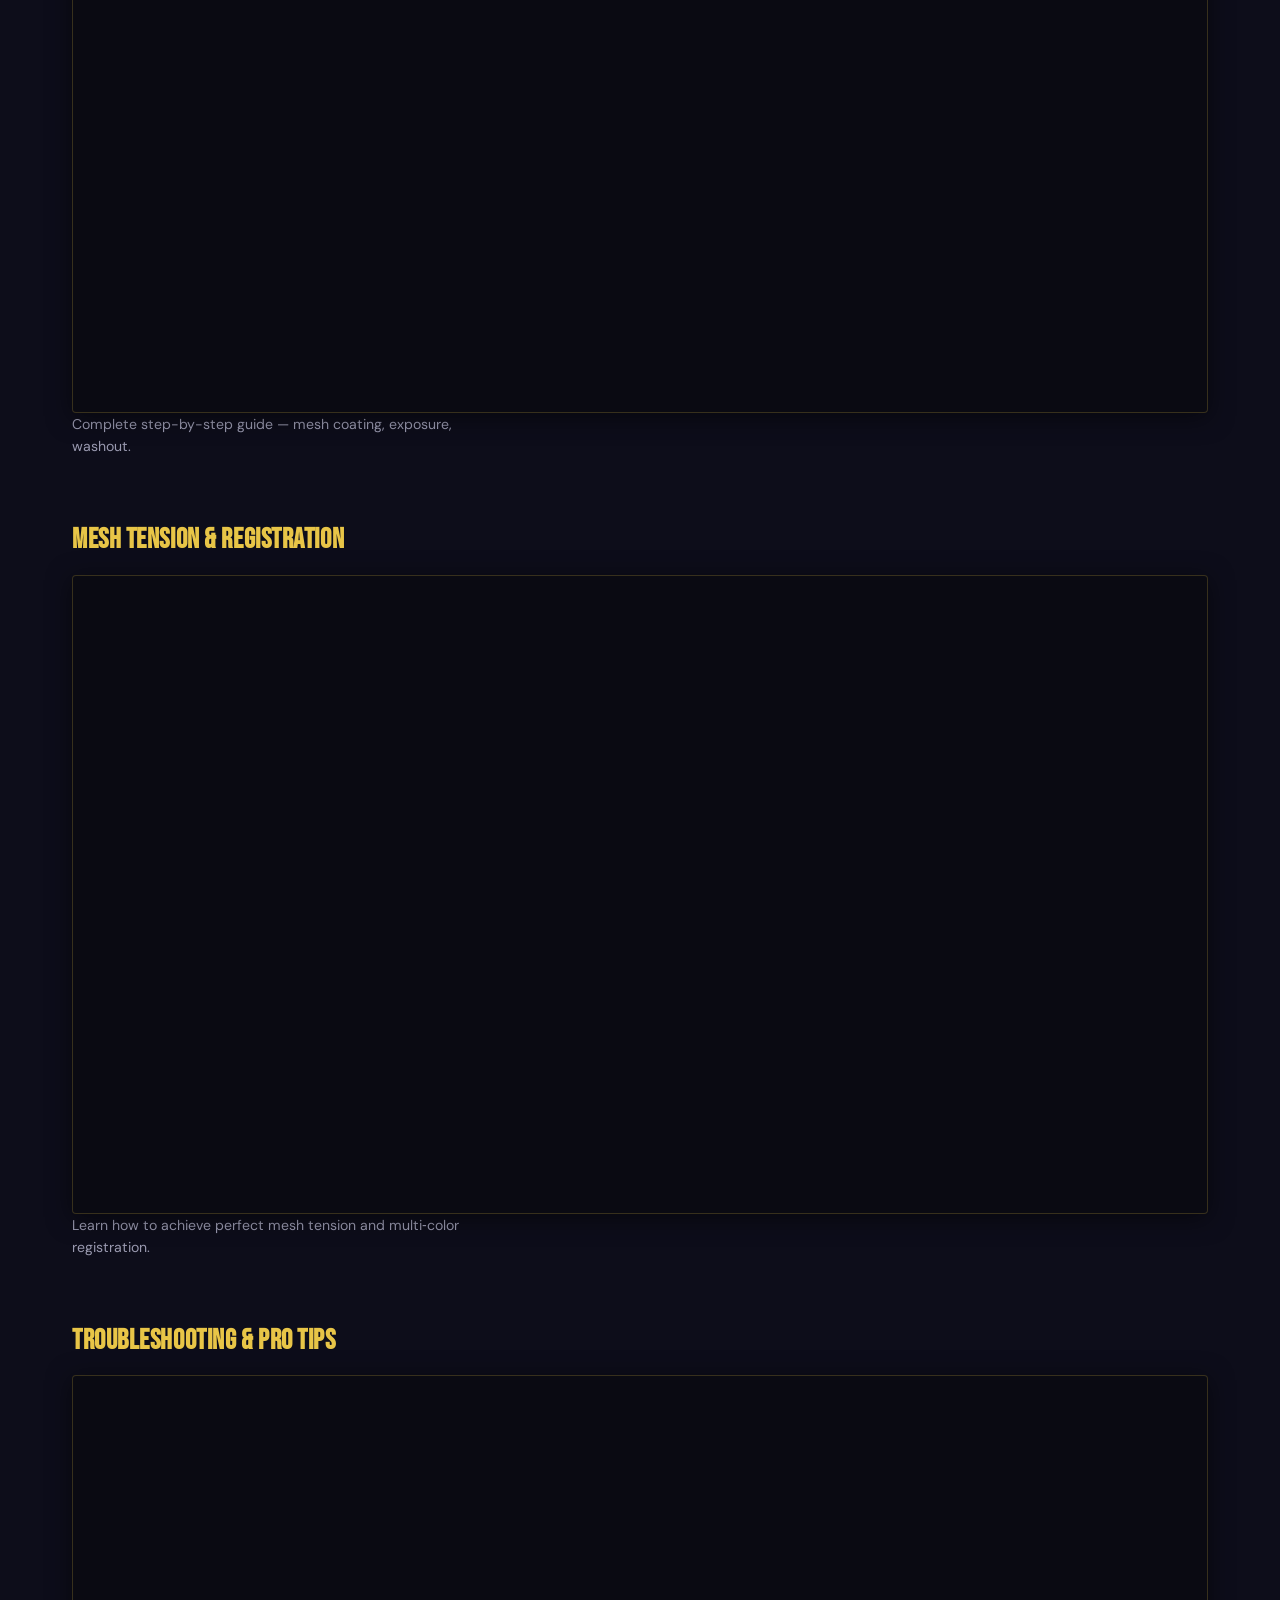
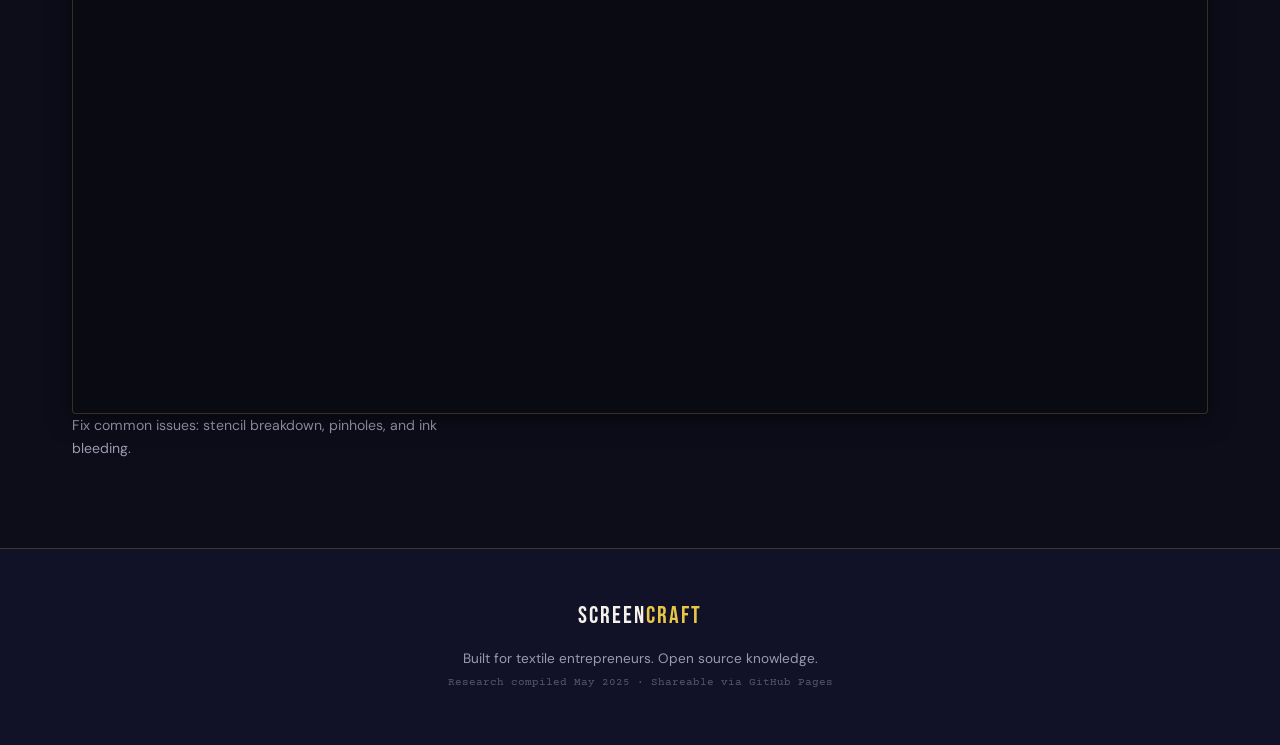
<file: videos.html>
<!DOCTYPE html>
<html lang="en">

<head>
  <meta charset="UTF-8" />
  <meta name="viewport" content="width=device-width, initial-scale=1.0" />
  <title>Videos — ScreenCraft</title>
  <link rel="preconnect" href="https://fonts.googleapis.com">
  <link
    href="https://fonts.googleapis.com/css2?family=Bebas+Neue&family=DM+Sans:ital,wght@0,300;0,400;0,600;1,300&family=Courier+Prime:wght@400;700&display=swap"
    rel="stylesheet">
  <link rel="stylesheet" href="style.css">
</head>

<body>

  <nav class="nav" aria-label="Main">
    <div class="nav-logo">SCREEN<span>CRAFT</span></div>
    <button type="button" class="nav-toggle" aria-expanded="false" aria-controls="primary-nav"
      aria-label="Open navigation menu"><span></span></button>
    <ul class="nav-links" id="primary-nav">
      <li><a href="index.html">Home</a></li>
      <li><a href="machines.html">Machines</a></li>
      <li><a href="inks.html">Inks</a></li>
      <li><a href="diagram.html">Diagram</a></li>
      <li><a href="videos.html" class="active">Videos</a></li>
    </ul>
    <div class="nav-tag">Textile Edition 2025</div>
  </nav>

  <header class="page-hero page-hero--videos">
    <div class="page-hero-label">Chapter 04</div>
    <h1 class="page-hero-title">VIDEOS</h1>
    <p class="page-hero-sub">Watch embedded tutorials and clips here — playback stays on this page.</p>
  </header>

  <section class="section">
    <div class="section-label">Playlist</div>
    <h2 class="section-title">Screen printing on video</h2>

    <div class="video-list">
      <article class="video-block">
        <h3 class="video-block-title">Video 1</h3>
        <div class="video-embed">
          <iframe src="https://www.youtube.com/embed/pf1I7yCst5s" title="YouTube video: pf1I7yCst5s"
            allow="accelerometer; autoplay; clipboard-write; encrypted-media; gyroscope; picture-in-picture; web-share"
            referrerpolicy="strict-origin-when-cross-origin" allowfullscreen loading="lazy"></iframe>
        </div>
      </article>

      <article class="video-block">
        <h3 class="video-block-title">Video 2</h3>
        <div class="video-embed">
          <iframe src="https://www.youtube.com/embed/ZbfYV9MbQys" title="YouTube video: ZbfYV9MbQys"
            allow="accelerometer; autoplay; clipboard-write; encrypted-media; gyroscope; picture-in-picture; web-share"
            referrerpolicy="strict-origin-when-cross-origin" allowfullscreen loading="lazy"></iframe>
        </div>
      </article>

      <article class="video-block">
        <h3 class="video-block-title">YouTube Short</h3>
        <p class="video-block-note">Vertical format — centered below.</p>
        <div class="video-embed video-embed--short">
          <iframe src="https://www.youtube.com/embed/p091YuJ9Sxg" title="YouTube Short: p091YuJ9Sxg"
            allow="accelerometer; autoplay; clipboard-write; encrypted-media; gyroscope; picture-in-picture; web-share"
            referrerpolicy="strict-origin-when-cross-origin" allowfullscreen loading="lazy"></iframe>
        </div>
      </article>

      <article class="video-block">
        <h3 class="video-block-title">Exposure & Washout Workshop</h3>
        <div class="video-embed">
          <iframe src="https://www.youtube.com/embed/0PKFQciUWBU"
            title="YouTube video: 0PKFQciUWBU - full screen printing exposure tutorial"
            allow="accelerometer; autoplay; clipboard-write; encrypted-media; gyroscope; picture-in-picture; web-share"
            referrerpolicy="strict-origin-when-cross-origin" allowfullscreen loading="lazy"></iframe>
        </div>
        <p class="video-block-note">Complete step-by-step guide — mesh coating, exposure, washout.</p>
      </article>
<article class="video-block">
  <h3 class="video-block-title">Mesh Tension & Registration</h3>
  <div class="video-embed">
    <iframe src="https://www.youtube.com/embed/mZYArBp5nJg"
      title="YouTube video: mZYArBp5nJg - screen tension and registration guide"
      allow="accelerometer; autoplay; clipboard-write; encrypted-media; gyroscope; picture-in-picture; web-share"
      referrerpolicy="strict-origin-when-cross-origin" allowfullscreen loading="lazy"></iframe>
  </div>
  <p class="video-block-note">Learn how to achieve perfect mesh tension and multi‑color registration.</p>
</article>
<!-- Additional video: Troubleshooting & pro tips -->
<article class="video-block">
  <h3 class="video-block-title">Troubleshooting & Pro Tips</h3>
  <div class="video-embed">
    <iframe src="https://www.youtube.com/embed/75P1fP7w01g"
      title="YouTube video: 75P1fP7w01g - screen printing troubleshooting"
      allow="accelerometer; autoplay; clipboard-write; encrypted-media; gyroscope; picture-in-picture; web-share"
      referrerpolicy="strict-origin-when-cross-origin" allowfullscreen loading="lazy"></iframe>
  </div>
  <p class="video-block-note">Fix common issues: stencil breakdown, pinholes, and ink bleeding.</p>
</article>
    </div>
  </section>

  <footer class="footer">
    <div class="footer-logo">SCREEN<span>CRAFT</span></div>
    <p>Built for textile entrepreneurs. Open source knowledge.</p>
    <p class="footer-small">Research compiled May 2025 · Shareable via GitHub Pages</p>
  </footer>

  <script src="main.js"></script>
</body>

</html>

<!-- <!DOCTYPE html>
<html lang="en">
<head>
  <meta charset="UTF-8" />
  <meta name="viewport" content="width=device-width, initial-scale=1.0"/>
  <title>Videos — ScreenCraft</title>
  <link rel="preconnect" href="https://fonts.googleapis.com">
  <link href="https://fonts.googleapis.com/css2?family=Bebas+Neue&family=DM+Sans:ital,wght@0,300;0,400;0,600;1,300&family=Courier+Prime:wght@400;700&display=swap" rel="stylesheet">
  <link rel="stylesheet" href="style.css">
</head>
<body>

  <nav class="nav" aria-label="Main">
    <div class="nav-logo">SCREEN<span>CRAFT</span></div>
    <button type="button" class="nav-toggle" aria-expanded="false" aria-controls="primary-nav" aria-label="Open navigation menu"><span></span></button>
    <ul class="nav-links" id="primary-nav">
      <li><a href="index.html">Home</a></li>
      <li><a href="machines.html">Machines</a></li>
      <li><a href="inks.html">Inks</a></li>
      <li><a href="diagram.html">Diagram</a></li>
      <li><a href="videos.html" class="active">Videos</a></li>
    </ul>
    <div class="nav-tag">Textile Edition 2025</div>
  </nav>

  <header class="page-hero page-hero--videos">
    <div class="page-hero-label">Chapter 04</div>
    <h1 class="page-hero-title">VIDEOS</h1>
    <p class="page-hero-sub">Watch embedded tutorials and clips here — playback stays on this page.</p>
  </header>

  <section class="section">
    <div class="section-label">Playlist</div>
    <h2 class="section-title">Screen printing on video</h2>

    <div class="video-list">
      <article class="video-block">
        <h3 class="video-block-title">Video 1</h3>
        <div class="video-embed">
          <iframe
            src="https://www.youtube.com/embed/pf1I7yCst5s"
            title="YouTube video: pf1I7yCst5s"
            allow="accelerometer; autoplay; clipboard-write; encrypted-media; gyroscope; picture-in-picture; web-share"
            referrerpolicy="strict-origin-when-cross-origin"
            allowfullscreen
            loading="lazy"></iframe>
        </div>
      </article>

      <article class="video-block">
        <h3 class="video-block-title">Video 2</h3>
        <div class="video-embed">
          <iframe
            src="https://www.youtube.com/embed/ZbfYV9MbQys"
            title="YouTube video: ZbfYV9MbQys"
            allow="accelerometer; autoplay; clipboard-write; encrypted-media; gyroscope; picture-in-picture; web-share"
            referrerpolicy="strict-origin-when-cross-origin"
            allowfullscreen
            loading="lazy"></iframe>
        </div>
      </article>

      <article class="video-block">
        <h3 class="video-block-title">YouTube Short</h3>
        <p class="video-block-note">Vertical format — centered below.</p>
        <div class="video-embed video-embed--short">
          <iframe
            src="https://www.youtube.com/embed/p091YuJ9Sxg"
            title="YouTube Short: p091YuJ9Sxg"
            allow="accelerometer; autoplay; clipboard-write; encrypted-media; gyroscope; picture-in-picture; web-share"
            referrerpolicy="strict-origin-when-cross-origin"
            allowfullscreen
            loading="lazy"></iframe>
        </div>
      </article>
    </div>
  </section>

  <footer class="footer">
    <div class="footer-logo">SCREEN<span>CRAFT</span></div>
    <p>Built for textile entrepreneurs. Open source knowledge.</p>
    <p class="footer-small">Research compiled May 2025 · Shareable via GitHub Pages</p>
  </footer>

  <script src="main.js"></script>
</body>
</html> -->
</file>
<file: style.css>
/* ============================================
   SCREENCRAFT — Global Styles
   ============================================ */

:root {
  --bg: #0d0d1a;
  --bg-alt: #111128;
  --surface: #1a1a2e;
  --surface-2: #16213e;
  --accent: #e8c547;
  --accent-2: #e87a4a;
  --accent-3: #4ab8e8;
  --text: #f5f0e8;
  --text-muted: #9a9ab0;
  --border: rgba(232, 197, 71, 0.2);
  --font-display: 'Bebas Neue', sans-serif;
  --font-body: 'DM Sans', sans-serif;
  --font-mono: 'Courier Prime', monospace;
  --radius: 4px;
  --shadow: 0 4px 24px rgba(0,0,0,0.5);
}

*, *::before, *::after { box-sizing: border-box; margin: 0; padding: 0; }

html { scroll-behavior: smooth; }

body {
  background: var(--bg);
  color: var(--text);
  font-family: var(--font-body);
  font-size: 16px;
  line-height: 1.6;
  overflow-x: hidden;
  -webkit-text-size-adjust: 100%;
}

a { color: inherit; text-decoration: none; }

/* ============================================
   NAV
   ============================================ */
.nav {
  position: sticky;
  top: 0;
  z-index: 100;
  display: flex;
  align-items: center;
  flex-wrap: wrap;
  gap: 0.75rem 1.25rem;
  padding: 0 clamp(1rem, 4vw, 2rem);
  min-height: 60px;
  height: auto;
  background: rgba(13,13,26,0.95);
  backdrop-filter: blur(10px);
  border-bottom: 1px solid var(--border);
}

.nav-toggle {
  display: none;
  flex-shrink: 0;
  margin-left: auto;
  width: 44px;
  height: 44px;
  padding: 0;
  border: 1px solid var(--border);
  border-radius: var(--radius);
  background: var(--surface);
  cursor: pointer;
  -webkit-tap-highlight-color: transparent;
  position: relative;
}

.nav-toggle::before,
.nav-toggle::after {
  content: '';
  display: block;
  position: absolute;
  left: 10px;
  right: 10px;
  height: 2px;
  background: var(--accent);
  border-radius: 1px;
  transition: transform 0.2s ease, opacity 0.2s ease;
}

.nav-toggle span {
  display: block;
  position: absolute;
  left: 10px;
  right: 10px;
  height: 2px;
  background: var(--accent);
  border-radius: 1px;
  top: 50%;
  margin-top: -1px;
  transition: opacity 0.2s ease;
}

.nav-toggle::before { top: 14px; }
.nav-toggle::after { bottom: 14px; }

.nav.nav-open .nav-toggle::before {
  top: 50%;
  margin-top: -1px;
  transform: rotate(45deg);
}

.nav.nav-open .nav-toggle::after {
  bottom: auto;
  top: 50%;
  margin-top: -1px;
  transform: rotate(-45deg);
}

.nav.nav-open .nav-toggle span { opacity: 0; }

.nav-toggle:focus-visible {
  outline: 2px solid var(--accent);
  outline-offset: 2px;
}

.nav-links a:focus-visible {
  outline: 2px solid var(--accent);
  outline-offset: 2px;
}

.nav-logo {
  font-family: var(--font-display);
  font-size: 1.4rem;
  letter-spacing: 2px;
  color: var(--text);
  white-space: nowrap;
}

.nav-logo span { color: var(--accent); }

.nav-links {
  display: flex;
  list-style: none;
  gap: 0.25rem;
  flex: 1;
  align-items: center;
  min-width: 0;
}

.nav-links a {
  display: block;
  padding: 0.5rem 0.9rem;
  font-size: 0.85rem;
  font-weight: 600;
  letter-spacing: 0.05em;
  text-transform: uppercase;
  color: var(--text-muted);
  border-radius: var(--radius);
  transition: all 0.2s;
  -webkit-tap-highlight-color: transparent;
}

.nav-links a:hover, .nav-links a.active {
  color: var(--accent);
  background: rgba(232,197,71,0.08);
}

.nav-tag {
  font-family: var(--font-mono);
  font-size: 0.7rem;
  color: var(--text-muted);
  border: 1px solid var(--border);
  padding: 0.2rem 0.6rem;
  border-radius: 2px;
  white-space: nowrap;
}

/* ============================================
   HERO
   ============================================ */
.hero {
  position: relative;
  min-height: min(90vh, 900px);
  display: flex;
  flex-direction: column;
  justify-content: center;
  padding: clamp(2.5rem, 8vw, 4rem) clamp(1rem, 4vw, 2rem);
  overflow: hidden;
}

.hero-grid-lines {
  position: absolute;
  inset: 0;
  background-image:
    linear-gradient(rgba(232,197,71,0.04) 1px, transparent 1px),
    linear-gradient(90deg, rgba(232,197,71,0.04) 1px, transparent 1px);
  background-size: 60px 60px;
  pointer-events: none;
}

.hero::before {
  content: '';
  position: absolute;
  inset: 0;
  background: radial-gradient(ellipse at 20% 50%, rgba(232,197,71,0.08) 0%, transparent 60%);
  pointer-events: none;
}

.hero-content {
  max-width: 900px;
  position: relative;
  z-index: 1;
}

.hero-eyebrow {
  font-family: var(--font-mono);
  font-size: 0.8rem;
  color: var(--accent);
  letter-spacing: 0.15em;
  text-transform: uppercase;
  margin-bottom: 1rem;
  opacity: 0;
  animation: fadeUp 0.6s ease 0.1s forwards;
}

.hero-title {
  font-family: var(--font-display);
  font-size: clamp(4rem, 12vw, 10rem);
  line-height: 0.9;
  color: var(--text);
  margin-bottom: 1.5rem;
  opacity: 0;
  animation: fadeUp 0.7s ease 0.2s forwards;
}

.hero-title span { color: var(--accent); }

.hero-sub {
  font-size: 1.1rem;
  color: var(--text-muted);
  max-width: 500px;
  margin-bottom: 2rem;
  line-height: 1.7;
  opacity: 0;
  animation: fadeUp 0.7s ease 0.35s forwards;
}

.hero-cta-group {
  display: flex;
  gap: 1rem;
  flex-wrap: wrap;
  opacity: 0;
  animation: fadeUp 0.7s ease 0.45s forwards;
}

.btn {
  display: inline-block;
  padding: 0.75rem 1.75rem;
  font-family: var(--font-body);
  font-weight: 600;
  font-size: 0.9rem;
  letter-spacing: 0.05em;
  border-radius: var(--radius);
  transition: all 0.2s;
  cursor: pointer;
}

.btn-primary {
  background: var(--accent);
  color: #000;
}

.btn-primary:hover { background: #f0d060; transform: translateY(-1px); }

.btn-outline {
  border: 1px solid var(--border);
  color: var(--text);
}

.btn-outline:hover { border-color: var(--accent); color: var(--accent); }

.hero-stats {
  display: flex;
  gap: 3rem;
  margin-top: 4rem;
  padding-top: 2rem;
  border-top: 1px solid var(--border);
  position: relative;
  z-index: 1;
  opacity: 0;
  animation: fadeUp 0.7s ease 0.55s forwards;
}

.stat-num {
  display: block;
  font-family: var(--font-display);
  font-size: 3rem;
  color: var(--accent);
  line-height: 1;
}

.stat-label {
  display: block;
  font-family: var(--font-mono);
  font-size: 0.7rem;
  color: var(--text-muted);
  text-transform: uppercase;
  letter-spacing: 0.1em;
  margin-top: 0.3rem;
}

/* ============================================
   PAGE HERO (inner pages)
   ============================================ */
.page-hero {
  padding: clamp(3rem, 8vw, 5rem) clamp(1rem, 4vw, 2rem) clamp(2.5rem, 5vw, 4rem);
  border-bottom: 1px solid var(--border);
  position: relative;
  overflow: hidden;
}

.page-hero::after {
  content: '';
  position: absolute;
  inset: 0;
  background: radial-gradient(ellipse at 80% 50%, rgba(232,197,71,0.05) 0%, transparent 60%);
  pointer-events: none;
}

.page-hero--inks::after {
  background: radial-gradient(ellipse at 80% 50%, rgba(74,184,232,0.06) 0%, transparent 60%);
}

.page-hero--diagram::after {
  background: radial-gradient(ellipse at 80% 50%, rgba(74,232,160,0.06) 0%, transparent 60%);
}

.page-hero--videos::after {
  background: radial-gradient(ellipse at 80% 50%, rgba(232,74,90,0.07) 0%, transparent 60%);
}

.page-hero-label {
  font-family: var(--font-mono);
  font-size: 0.75rem;
  color: var(--accent);
  letter-spacing: 0.2em;
  text-transform: uppercase;
  margin-bottom: 0.75rem;
}

.page-hero-title {
  font-family: var(--font-display);
  font-size: clamp(3.5rem, 10vw, 8rem);
  line-height: 0.9;
  color: var(--text);
  margin-bottom: 1rem;
}

.page-hero-sub {
  font-size: 1rem;
  color: var(--text-muted);
  max-width: 500px;
}

/* ============================================
   TICKER
   ============================================ */
.ticker-wrap {
  background: var(--accent);
  overflow: hidden;
  padding: 0.6rem 0;
}

.ticker {
  display: inline-flex;
  gap: 2rem;
  white-space: nowrap;
  animation: ticker 30s linear infinite;
  font-family: var(--font-mono);
  font-size: 0.75rem;
  font-weight: 700;
  color: #000;
  letter-spacing: 0.1em;
}

@keyframes ticker {
  0% { transform: translateX(0); }
  100% { transform: translateX(-50%); }
}

/* ============================================
   SECTIONS
   ============================================ */
.section {
  padding: clamp(3rem, 6vw, 5rem) clamp(1rem, 4vw, 2rem);
  max-width: 1200px;
  margin: 0 auto;
  width: 100%;
}

.section.alt-bg {
  max-width: none;
  width: 100%;
  margin: 0;
  background: var(--bg-alt);
  padding: clamp(3rem, 6vw, 5rem) clamp(1rem, 4vw, 2rem);
  box-sizing: border-box;
}

.section.alt-bg > * {
  max-width: 1200px;
  margin-left: auto;
  margin-right: auto;
  width: 100%;
}

.section-label {
  font-family: var(--font-mono);
  font-size: 0.72rem;
  color: var(--accent);
  letter-spacing: 0.2em;
  text-transform: uppercase;
  margin-bottom: 0.5rem;
}

.section-title {
  font-family: var(--font-display);
  font-size: clamp(1.8rem, 4vw, 3rem);
  color: var(--text);
  margin-bottom: 2.5rem;
  line-height: 1.1;
}

/* ============================================
   HOME OVERVIEW CARDS
   ============================================ */
.card-grid {
  display: grid;
  grid-template-columns: repeat(auto-fit, minmax(280px, 1fr));
  gap: 1.5rem;
}

.overview-card {
  display: block;
  padding: 2rem;
  background: var(--surface);
  border: 1px solid var(--border);
  border-radius: var(--radius);
  transition: all 0.3s;
  cursor: pointer;
}

.overview-card:hover {
  border-color: var(--accent);
  transform: translateY(-4px);
  box-shadow: 0 8px 32px rgba(0,0,0,0.4);
}

.card-icon { font-size: 2rem; margin-bottom: 1rem; }

.overview-card h3 {
  font-family: var(--font-display);
  font-size: 1.8rem;
  color: var(--accent);
  margin-bottom: 0.75rem;
}

.overview-card p { color: var(--text-muted); font-size: 0.9rem; line-height: 1.6; }

.card-link {
  display: inline-block;
  margin-top: 1.25rem;
  font-size: 0.85rem;
  font-weight: 600;
  color: var(--accent);
  letter-spacing: 0.05em;
}

/* ============================================
   COMPARE TABLE
   ============================================ */
.compare-table-wrap {
  overflow-x: auto;
  -webkit-overflow-scrolling: touch;
  border-radius: var(--radius);
  border: 1px solid var(--border);
  max-width: 100%;
}

.compare-table {
  width: 100%;
  border-collapse: collapse;
  font-size: 0.9rem;
}

.compare-table th {
  background: var(--surface);
  color: var(--accent);
  font-family: var(--font-mono);
  font-size: 0.72rem;
  letter-spacing: 0.1em;
  text-transform: uppercase;
  padding: 0.85rem 1.2rem;
  text-align: left;
  border-bottom: 1px solid var(--border);
}

.compare-table td {
  padding: 0.85rem 1.2rem;
  border-bottom: 1px solid rgba(255,255,255,0.05);
  color: var(--text-muted);
  vertical-align: top;
}

.compare-table tr:last-child td { border-bottom: none; }
.compare-table td strong { color: var(--text); }

.compare-table tr:hover td { background: rgba(232,197,71,0.03); }

/* ============================================
   MACHINES PAGE
   ============================================ */
.tab-nav {
  display: flex;
  gap: 0.5rem;
  margin-bottom: 2.5rem;
  flex-wrap: wrap;
}

.tab-btn {
  padding: 0.5rem 1.25rem;
  background: var(--surface);
  border: 1px solid var(--border);
  color: var(--text-muted);
  font-family: var(--font-body);
  font-size: 0.85rem;
  font-weight: 600;
  border-radius: var(--radius);
  cursor: pointer;
  transition: all 0.2s;
}

.tab-btn:hover { border-color: var(--accent); color: var(--accent); }
.tab-btn.active { background: var(--accent); color: #000; border-color: var(--accent); }

.tab-content { display: none; }
.tab-content.active { display: block; animation: fadeUp 0.4s ease; }

.machine-hero-block {
  display: grid;
  grid-template-columns: 1fr auto;
  gap: 2rem;
  padding: clamp(1.25rem, 4vw, 2.5rem);
  background: var(--surface);
  border: 1px solid var(--border);
  border-top: 4px solid var(--accent);
  border-radius: var(--radius);
  margin-bottom: 2rem;
}

.machine-badge {
  display: inline-block;
  font-family: var(--font-mono);
  font-size: 0.68rem;
  letter-spacing: 0.15em;
  text-transform: uppercase;
  color: var(--accent);
  border: 1px solid var(--accent);
  padding: 0.2rem 0.6rem;
  border-radius: 2px;
  margin-bottom: 0.75rem;
}

.machine-hero-block h2 {
  font-family: var(--font-display);
  font-size: 2.2rem;
  color: var(--text);
  margin-bottom: 0.75rem;
}

.machine-desc { color: var(--text-muted); font-size: 0.95rem; line-height: 1.7; }

.machine-specs {
  min-width: 240px;
  background: var(--surface-2);
  padding: 1.25rem;
  border-radius: var(--radius);
  height: fit-content;
}

.spec-row {
  display: flex;
  justify-content: space-between;
  align-items: baseline;
  gap: 1rem;
  padding: 0.5rem 0;
  border-bottom: 1px solid rgba(255,255,255,0.06);
  font-size: 0.82rem;
}

.spec-row:last-child { border-bottom: none; }
.spec-row span { color: var(--text-muted); }
.spec-row strong { color: var(--accent); text-align: right; flex-shrink: 0; }

.machine-cards-grid {
  display: grid;
  grid-template-columns: repeat(auto-fit, minmax(220px, 1fr));
  gap: 1rem;
  margin-bottom: 2rem;
}

.machine-card {
  padding: 1.5rem;
  background: var(--surface);
  border: 1px solid var(--border);
  border-radius: var(--radius);
  transition: border-color 0.2s;
}

.machine-card:hover { border-color: var(--accent); }

.machine-card h4 {
  font-family: var(--font-display);
  font-size: 1.2rem;
  color: var(--text);
  margin-bottom: 0.5rem;
}

.machine-card p { font-size: 0.85rem; color: var(--text-muted); line-height: 1.5; margin-bottom: 0.75rem; }

.tag {
  display: inline-block;
  font-family: var(--font-mono);
  font-size: 0.7rem;
  color: var(--accent);
  background: rgba(232,197,71,0.1);
  padding: 0.2rem 0.6rem;
  border-radius: 2px;
}

.pro-con {
  display: grid;
  grid-template-columns: 1fr 1fr;
  gap: 1.5rem;
}

.pros, .cons {
  padding: 1.5rem;
  border-radius: var(--radius);
}

.pros {
  background: rgba(74,232,160,0.06);
  border: 1px solid rgba(74,232,160,0.2);
}

.cons {
  background: rgba(232,74,74,0.06);
  border: 1px solid rgba(232,74,74,0.2);
}

.pros h5 { color: #4ae8a0; margin-bottom: 0.75rem; font-size: 0.85rem; letter-spacing: 0.05em; }
.cons h5 { color: #e84a4a; margin-bottom: 0.75rem; font-size: 0.85rem; letter-spacing: 0.05em; }

.pros ul, .cons ul {
  list-style: none;
  font-size: 0.85rem;
  color: var(--text-muted);
}

.pros ul li, .cons ul li {
  padding: 0.25rem 0;
  padding-left: 1rem;
  position: relative;
}

.pros ul li::before { content: '✓'; position: absolute; left: 0; color: #4ae8a0; }
.cons ul li::before { content: '✗'; position: absolute; left: 0; color: #e84a4a; }

/* BRANDS GRID */
.brands-grid {
  display: grid;
  grid-template-columns: repeat(auto-fit, minmax(180px, 1fr));
  gap: 1rem;
}

.brand-card {
  padding: 1.5rem;
  background: var(--surface);
  border: 1px solid var(--border);
  border-radius: var(--radius);
  transition: all 0.2s;
}

.brand-card:hover { border-color: var(--accent); }

.brand-name {
  font-family: var(--font-display);
  font-size: 1.8rem;
  color: var(--accent);
  line-height: 1;
  margin-bottom: 0.25rem;
}

.brand-origin { font-family: var(--font-mono); font-size: 0.7rem; color: var(--text-muted); margin-bottom: 0.75rem; }
.brand-card p { font-size: 0.82rem; color: var(--text-muted); line-height: 1.5; }

/* ============================================
   INKS PAGE
   ============================================ */
.ink-overview-grid {
  display: flex;
  gap: 1rem;
  flex-wrap: wrap;
  margin-bottom: 1rem;
}

.ink-pill {
  display: flex;
  flex-direction: column;
  padding: 1rem 1.5rem;
  background: var(--surface);
  border: 1px solid var(--c, var(--accent));
  border-radius: var(--radius);
  min-width: 140px;
}

.ink-pill strong { color: var(--c, var(--accent)); font-size: 1rem; margin-bottom: 0.2rem; }
.ink-pill span { font-size: 0.75rem; color: var(--text-muted); font-family: var(--font-mono); }

.ink-detail-card {
  background: var(--surface);
  border: 1px solid var(--border);
  border-radius: var(--radius);
  overflow: hidden;
  margin-bottom: 2rem;
}

.ink-header {
  display: flex;
  justify-content: space-between;
  align-items: flex-start;
  flex-wrap: wrap;
  gap: 1rem 1.5rem;
  padding: clamp(1.25rem, 4vw, 2rem);
  background: linear-gradient(135deg, var(--surface-2), rgba(26,26,46,0.5));
  border-bottom: 3px solid var(--ink-color, var(--accent));
}

.ink-number {
  font-family: var(--font-display);
  font-size: 3rem;
  color: var(--ink-color, var(--accent));
  opacity: 0.4;
  line-height: 1;
}

.ink-header h3 {
  font-family: var(--font-display);
  font-size: 2rem;
  color: var(--text);
  margin: 0.25rem 0;
}

.ink-tagline { color: var(--text-muted); font-size: 0.85rem; font-style: italic; }

.ink-share-badge {
  text-align: center;
  font-family: var(--font-display);
  font-size: 1.5rem;
  color: var(--ink-color, var(--accent));
  line-height: 1.2;
}

.ink-share-badge small { display: block; font-family: var(--font-mono); font-size: 0.65rem; color: var(--text-muted); text-transform: uppercase; }

.ink-body {
  padding: clamp(1.25rem, 4vw, 2rem);
  display: grid;
  grid-template-columns: 1fr 1fr;
  gap: 1.5rem;
}

.ink-body > * { grid-column: auto; }
.ink-products { grid-column: 1 / -1; }
.ink-props { grid-column: 1 / -1; display: flex; gap: 1rem; flex-wrap: wrap; }
.ink-tip { grid-column: 1 / -1; padding: 1rem 1.25rem; background: rgba(232,197,71,0.06); border-left: 3px solid var(--accent); border-radius: 0 var(--radius) var(--radius) 0; font-size: 0.88rem; color: var(--text-muted); }

.ink-body h4 {
  font-family: var(--font-mono);
  font-size: 0.7rem;
  letter-spacing: 0.15em;
  text-transform: uppercase;
  color: var(--accent);
  margin-bottom: 0.6rem;
}

.ink-body p { font-size: 0.88rem; color: var(--text-muted); line-height: 1.65; }

.product-tags {
  display: flex;
  flex-wrap: wrap;
  gap: 0.5rem;
}

.product-tags span {
  display: inline-block;
  padding: 0.3rem 0.75rem;
  background: var(--surface-2);
  border: 1px solid var(--border);
  border-radius: 20px;
  font-size: 0.78rem;
  color: var(--text-muted);
  transition: all 0.2s;
}

.product-tags span:hover { border-color: var(--accent); color: var(--accent); }

.prop {
  display: flex;
  flex-direction: column;
  background: var(--surface-2);
  padding: 0.75rem 1rem;
  border-radius: var(--radius);
  min-width: 120px;
  flex: 1;
}

.prop-label {
  font-family: var(--font-mono);
  font-size: 0.65rem;
  color: var(--text-muted);
  text-transform: uppercase;
  letter-spacing: 0.1em;
  margin-bottom: 0.25rem;
}

.prop-val { font-size: 0.82rem; color: var(--text); font-weight: 600; }

/* FX GRID */
.fx-grid {
  display: grid;
  grid-template-columns: repeat(auto-fit, minmax(250px, 1fr));
  gap: 1rem;
  margin-top: 0.5rem;
}

.fx-item {
  padding: 1.25rem;
  background: var(--surface-2);
  border-radius: var(--radius);
  border: 1px solid var(--border);
}

.fx-name {
  font-weight: 600;
  color: var(--text);
  margin-bottom: 0.5rem;
  font-size: 0.9rem;
}

.fx-item p { font-size: 0.82rem; color: var(--text-muted); line-height: 1.5; }

/* ============================================
   DIAGRAM PAGE
   ============================================ */
.diagram-wrap {
  background: var(--surface);
  border: 1px solid var(--border);
  border-radius: var(--radius);
  padding: clamp(1rem, 3vw, 2rem);
  overflow-x: auto;
  overflow-y: hidden;
  -webkit-overflow-scrolling: touch;
  max-width: 100%;
}

.diagram-wrap .mermaid {
  display: flex;
  justify-content: center;
  min-width: 0;
}

.diagram-wrap .mermaid svg {
  max-width: 100%;
  height: auto;
}

/* Timeline */
.timeline {
  position: relative;
  padding-left: 3rem;
}

.timeline::before {
  content: '';
  position: absolute;
  left: 1.15rem;
  top: 0;
  bottom: 0;
  width: 2px;
  background: linear-gradient(to bottom, var(--accent), transparent);
}

.timeline-item {
  position: relative;
  display: flex;
  gap: 1.5rem;
  margin-bottom: 2rem;
}

.tl-num {
  position: absolute;
  left: -2.85rem;
  width: 2rem;
  height: 2rem;
  background: var(--accent);
  color: #000;
  font-family: var(--font-display);
  font-size: 0.9rem;
  display: flex;
  align-items: center;
  justify-content: center;
  border-radius: 2px;
  flex-shrink: 0;
}

.tl-content {
  padding: 1.25rem 1.5rem;
  background: var(--surface);
  border: 1px solid var(--border);
  border-radius: var(--radius);
  flex: 1;
  transition: border-color 0.2s;
}

.tl-content:hover { border-color: var(--accent); }

.tl-content h4 {
  font-family: var(--font-display);
  font-size: 1.2rem;
  color: var(--accent);
  margin-bottom: 0.4rem;
}

.tl-content p { font-size: 0.88rem; color: var(--text-muted); line-height: 1.6; }

/* ============================================
   VIDEOS PAGE
   ============================================ */
.video-list {
  display: flex;
  flex-direction: column;
  gap: clamp(2rem, 5vw, 3rem);
}

.video-block-title {
  font-family: var(--font-display);
  font-size: clamp(1.35rem, 3vw, 1.75rem);
  color: var(--accent);
  margin-bottom: 0.75rem;
  letter-spacing: 0.02em;
}

.video-block-note {
  font-size: 0.88rem;
  color: var(--text-muted);
  margin-bottom: 0.75rem;
  max-width: 42ch;
}

.video-embed {
  position: relative;
  width: 100%;
  aspect-ratio: 16 / 9;
  background: #0a0a12;
  border-radius: var(--radius);
  overflow: hidden;
  border: 1px solid var(--border);
  box-shadow: var(--shadow);
}

.video-embed iframe {
  position: absolute;
  inset: 0;
  width: 100%;
  height: 100%;
  border: 0;
}

.video-embed--short {
  aspect-ratio: 9 / 16;
  max-width: min(100%, 380px);
  margin-left: auto;
  margin-right: auto;
}

/* ============================================
   FOOTER
   ============================================ */
.footer {
  border-top: 1px solid var(--border);
  padding: clamp(2rem, 5vw, 3rem) clamp(1rem, 4vw, 2rem);
  text-align: center;
  background: var(--bg-alt);
}

.footer-logo {
  font-family: var(--font-display);
  font-size: 1.5rem;
  letter-spacing: 2px;
  color: var(--text);
  margin-bottom: 0.75rem;
}

.footer-logo span { color: var(--accent); }
.footer p { font-size: 0.85rem; color: var(--text-muted); margin-bottom: 0.3rem; }
.footer-small { font-family: var(--font-mono); font-size: 0.7rem !important; opacity: 0.5; }

/* ============================================
   ANIMATIONS
   ============================================ */
@keyframes fadeUp {
  from { opacity: 0; transform: translateY(20px); }
  to { opacity: 1; transform: translateY(0); }
}

/* ============================================
   RESPONSIVE
   ============================================ */

/* Tablet portrait & large phones */
@media (max-width: 900px) {
  .nav-toggle {
    display: flex;
    align-items: center;
    justify-content: center;
  }

  .nav-links {
    display: none;
    flex: none;
    flex-direction: column;
    align-items: stretch;
    width: 100%;
    order: 5;
    padding: 0.5rem 0 1rem;
    gap: 0;
    border-top: 1px solid var(--border);
    margin-top: 0.25rem;
    padding-top: 0.75rem;
  }

  .nav.nav-open .nav-links {
    display: flex;
  }

  .nav-links a {
    padding: 0.75rem 1rem;
    border-radius: var(--radius);
  }

  .nav-tag {
    display: none;
  }

  .machine-hero-block {
    grid-template-columns: 1fr;
  }

  .machine-hero-block h2 {
    font-size: clamp(1.5rem, 5vw, 2.2rem);
  }

  .machine-specs {
    min-width: 0;
    width: 100%;
  }

  .tab-nav {
    gap: 0.4rem;
  }

  .tab-btn {
    padding: 0.5rem 0.85rem;
    font-size: 0.8rem;
  }

  .ink-header h3 {
    font-size: clamp(1.35rem, 5vw, 2rem);
  }

  .ink-share-badge {
    margin-left: auto;
  }
}

@media (max-width: 768px) {
  .pro-con {
    grid-template-columns: 1fr;
  }

  .ink-body {
    grid-template-columns: 1fr;
  }

  .hero-stats {
    flex-direction: column;
    gap: 1.5rem;
  }

  .compare-table {
    font-size: 0.82rem;
  }

  .compare-table th,
  .compare-table td {
    padding: 0.65rem 0.75rem;
  }

  .timeline {
    padding-left: 2.5rem;
  }

  .tl-num {
    left: -2.35rem;
    width: 1.75rem;
    height: 1.75rem;
    font-size: 0.75rem;
  }

  .timeline::before {
    left: 0.85rem;
  }

  .brand-name {
    font-size: 1.5rem;
  }
}

/* Small phones */
@media (max-width: 480px) {
  .hero-title {
    font-size: clamp(2.75rem, 14vw, 4rem);
  }

  .page-hero-title {
    font-size: clamp(2.5rem, 12vw, 3.5rem);
  }

  .btn {
    width: 100%;
    text-align: center;
  }

  .hero-cta-group {
    flex-direction: column;
  }

  .hero-cta-group .btn {
    width: 100%;
  }

  .stat-num {
    font-size: 2.25rem;
  }

  .machine-cards-grid {
    grid-template-columns: 1fr;
  }

  .fx-grid {
    grid-template-columns: 1fr;
  }

  .ink-pill {
    min-width: 0;
    flex: 1 1 calc(50% - 0.5rem);
  }

  .spec-row {
    flex-wrap: wrap;
    gap: 0.25rem;
  }

  .spec-row strong {
    width: 100%;
    text-align: left;
  }
}

/* Laptops: comfortable reading width already capped at 1200px */

/* Reduced motion */
@media (prefers-reduced-motion: reduce) {
  html {
    scroll-behavior: auto;
  }

  .ticker {
    animation: none;
  }

  .hero-eyebrow,
  .hero-title,
  .hero-sub,
  .hero-cta-group,
  .hero-stats {
    animation: none;
    opacity: 1;
  }

  .tab-content.active {
    animation: none;
  }
}
</file>
